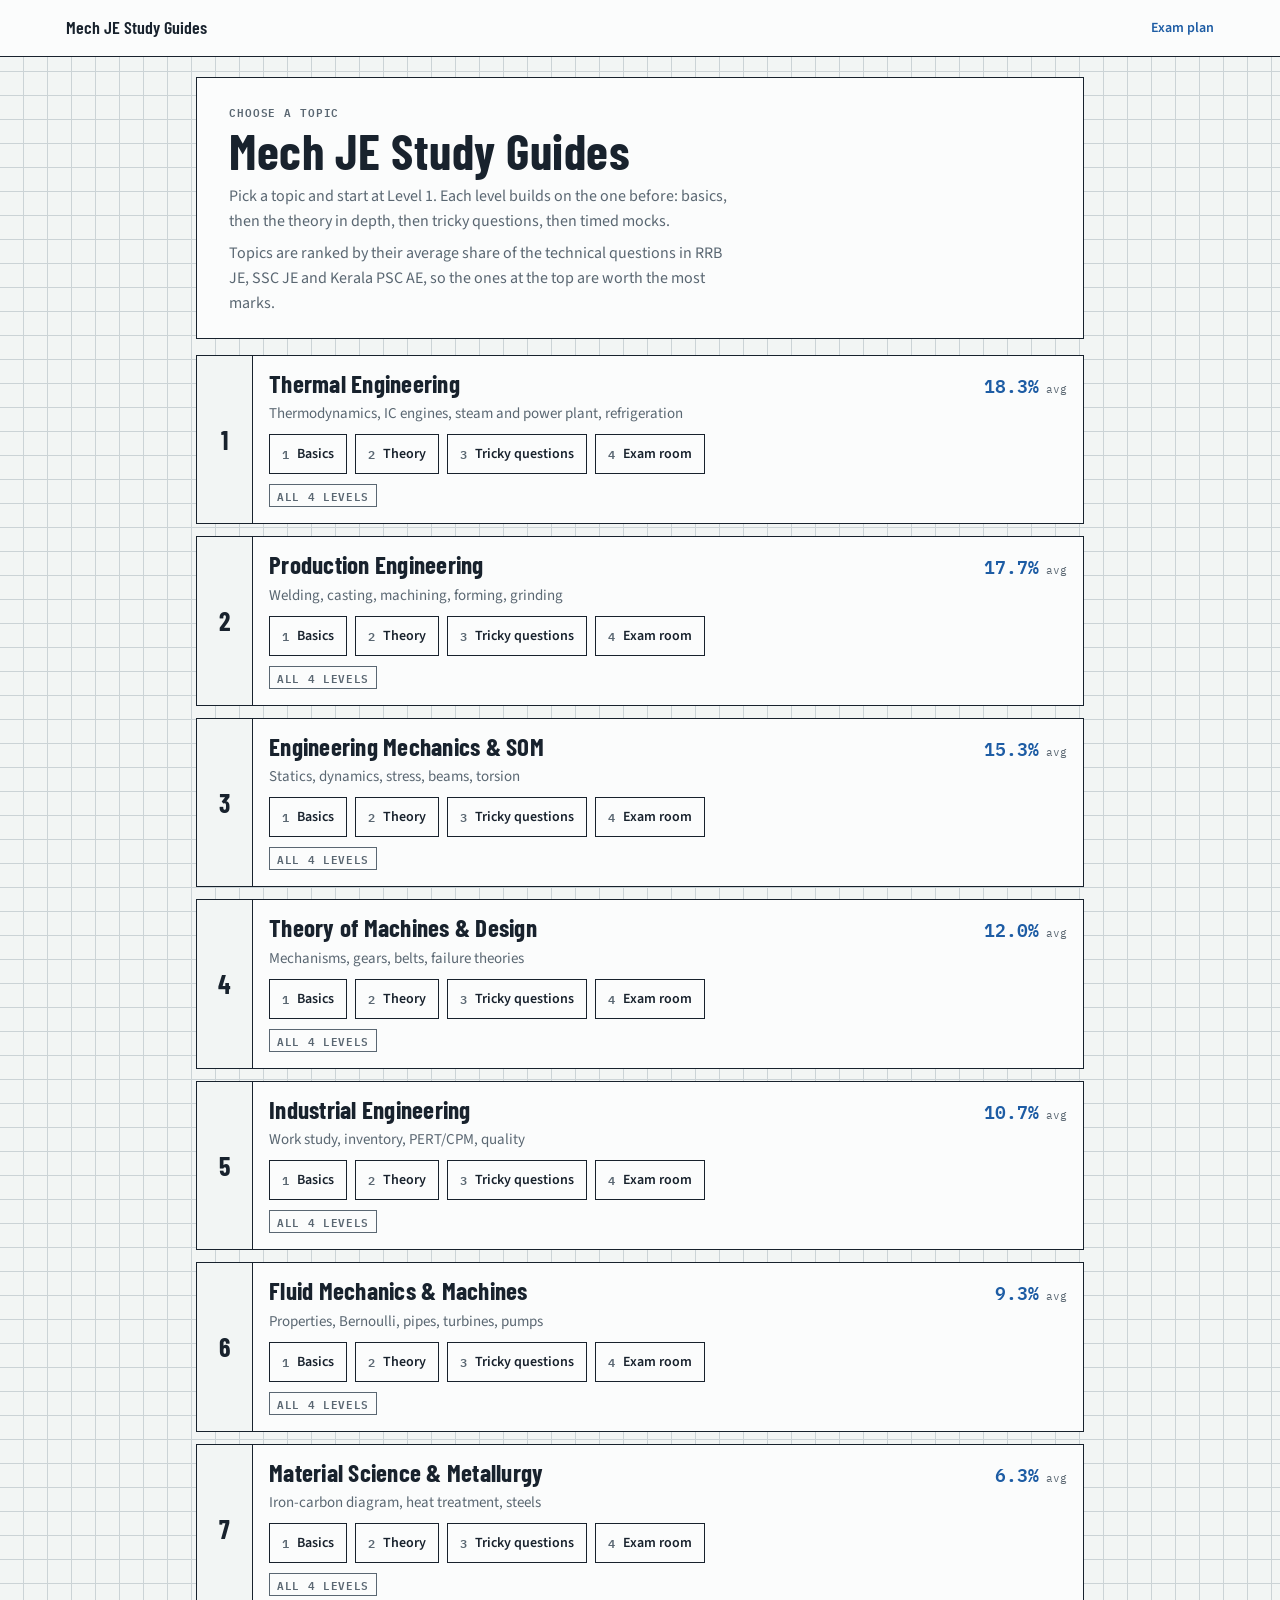
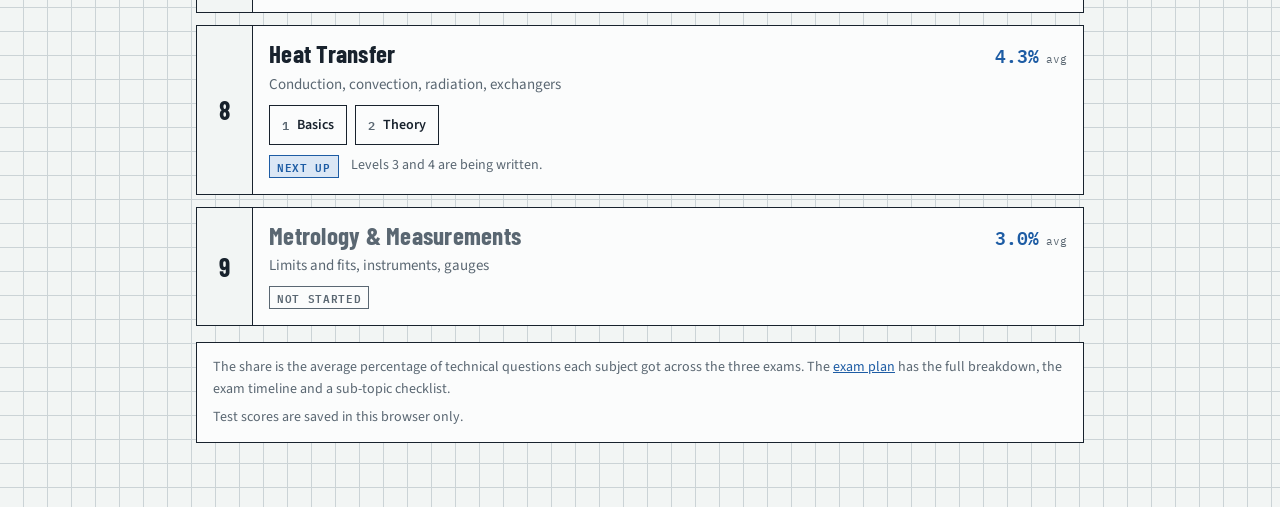
<file: index.html>
<!doctype html>
<html lang="en">
<head>
<meta charset="utf-8">
<meta name="viewport" content="width=device-width,initial-scale=1">
<title>Mech JE Study Guides</title>
<meta name="description" content="Study guides for Mechanical JE exams (RRB JE, SSC JE, Kerala PSC AE), one topic at a time, from basics to timed mocks.">
<link rel="preconnect" href="https://fonts.googleapis.com">
<link rel="stylesheet" href="https://fonts.googleapis.com/css2?family=Barlow+Condensed:wght@500;600;700&family=Source+Sans+3:wght@400;600;700&family=IBM+Plex+Mono:wght@400;600&display=swap">
<link rel="stylesheet" href="assets/site.css">
<style>
/* Home: the subjects as a ranked parts list. Each finished level is a button straight into that level. */
.home{max-width:920px;margin:0 auto;padding:20px 16px 64px;display:flex;flex-direction:column;gap:16px}
.hero{padding:22px clamp(16px,4vw,32px)}
.hero h1{margin:0 0 8px;font-size:clamp(34px,7vw,50px);line-height:1.02}
.hero p{margin:0;max-width:64ch;color:var(--muted)}
.hero p+p{margin-top:8px}
.label{font:600 11px/1.2 var(--mono);text-transform:uppercase;letter-spacing:.08em;color:var(--muted)}
.topics{list-style:none;margin:0;padding:0;display:flex;flex-direction:column;gap:12px}
.topic{display:grid;grid-template-columns:56px minmax(0,1fr)}
.topic .rank{display:flex;align-items:center;justify-content:center;border-right:1.5px solid var(--ink);background:var(--paper);font:700 26px/1 var(--display)}
.topic .body{padding:14px 16px 16px;display:flex;flex-direction:column;gap:10px;min-width:0}
.topic .head{display:flex;align-items:baseline;justify-content:space-between;gap:12px}
.topic h2{margin:0;font-size:25px;line-height:1.1}
.topic h2 a{color:var(--ink);text-decoration:none}
.topic h2 a:hover{color:var(--accent)}
.topic .share{font:600 18px/1 var(--mono);color:var(--accent);white-space:nowrap}
.topic .share small{font-size:11px;color:var(--muted);font-weight:400}
.topic .what{margin:-4px 0 0;color:var(--muted);font-size:15px;line-height:1.4}
.lv{display:flex;flex-wrap:wrap;gap:8px}
.lv a{display:inline-flex;align-items:center;gap:8px;min-height:40px;padding:6px 12px;border:1.5px solid var(--ink);background:var(--sheet);color:var(--ink);font:600 14px var(--body);text-decoration:none}
.lv a:hover{background:var(--accent-soft)}
.lv a b{font:600 12px var(--mono);color:var(--muted)}
.state{display:flex;flex-wrap:wrap;align-items:center;gap:8px 12px;font-size:14px;color:var(--muted)}
.badge{font:600 11px/1 var(--mono);text-transform:uppercase;letter-spacing:.06em;padding:5px 7px;border:1px solid currentColor;white-space:nowrap}
.badge.next{color:var(--accent);background:var(--accent-soft)}
.badge.todo{color:var(--muted)}
.prog{font:600 13px var(--mono);color:var(--done)}
.topic.todo h2{color:var(--muted)}
.foot{padding:14px 16px;font-size:14px;color:var(--muted)}
.foot p{margin:0}
.foot p+p{margin-top:6px}
@media (max-width:520px){.topic{grid-template-columns:40px minmax(0,1fr)}.topic .rank{font-size:21px}.topic .head{flex-direction:column;gap:4px}.topic h2{font-size:23px}}
</style>
</head>
<body>
<nav class="topbar" aria-label="Site">
  <div class="in">
    <span class="ttl">Mech JE Study Guides</span>
    <a class="link" href="exam-plan/">Exam plan</a>
  </div>
</nav>

<main class="home">
  <header class="sheet hero">
    <span class="label">Choose a topic</span>
    <h1>Mech JE Study Guides</h1>
    <p>Pick a topic and start at Level 1. Each level builds on the one before: basics, then the theory in depth, then tricky questions, then timed mocks.</p>
    <p>Topics are ranked by their average share of the technical questions in RRB JE, SSC JE and Kerala PSC AE, so the ones at the top are worth the most marks.</p>
  </header>

  <ol class="topics">
    <li class="sheet topic">
      <div class="rank">1</div>
      <div class="body">
        <div class="head"><h2><a href="thermal-engineering/">Thermal Engineering</a></h2><span class="share">18.3%<small> avg</small></span></div>
        <p class="what">Thermodynamics, IC engines, steam and power plant, refrigeration</p>
        <div class="lv">
          <a href="thermal-engineering/"><b>1</b>Basics</a>
          <a href="thermal-engineering/level-2/"><b>2</b>Theory</a>
          <a href="thermal-engineering/level-3/"><b>3</b>Tricky questions</a>
          <a href="thermal-engineering/level-4/"><b>4</b>Exam room</a>
        </div>
        <div class="state"><span class="badge">All 4 levels</span><span class="prog" data-progress="thermal-engineering/" hidden></span></div>
      </div>
    </li>
    <li class="sheet topic">
      <div class="rank">2</div>
      <div class="body">
        <div class="head"><h2><a href="production-engineering/">Production Engineering</a></h2><span class="share">17.7%<small> avg</small></span></div>
        <p class="what">Welding, casting, machining, forming, grinding</p>
        <div class="lv">
          <a href="production-engineering/"><b>1</b>Basics</a>
          <a href="production-engineering/level-2/"><b>2</b>Theory</a>
          <a href="production-engineering/level-3/"><b>3</b>Tricky questions</a>
          <a href="production-engineering/level-4/"><b>4</b>Exam room</a>
        </div>
        <div class="state"><span class="badge">All 4 levels</span><span class="prog" data-progress="production-engineering/" hidden></span></div>
      </div>
    </li>
    <li class="sheet topic">
      <div class="rank">3</div>
      <div class="body">
        <div class="head"><h2><a href="engineering-mechanics/">Engineering Mechanics &amp; SOM</a></h2><span class="share">15.3%<small> avg</small></span></div>
        <p class="what">Statics, dynamics, stress, beams, torsion</p>
        <div class="lv">
          <a href="engineering-mechanics/"><b>1</b>Basics</a>
          <a href="engineering-mechanics/level-2/"><b>2</b>Theory</a>
          <a href="engineering-mechanics/level-3/"><b>3</b>Tricky questions</a>
          <a href="engineering-mechanics/level-4/"><b>4</b>Exam room</a>
        </div>
        <div class="state"><span class="badge">All 4 levels</span><span class="prog" data-progress="engineering-mechanics/" hidden></span></div>
      </div>
    </li>
    <li class="sheet topic">
      <div class="rank">4</div>
      <div class="body">
        <div class="head"><h2><a href="theory-of-machines/">Theory of Machines &amp; Design</a></h2><span class="share">12.0%<small> avg</small></span></div>
        <p class="what">Mechanisms, gears, belts, failure theories</p>
        <div class="lv">
          <a href="theory-of-machines/"><b>1</b>Basics</a>
          <a href="theory-of-machines/level-2/"><b>2</b>Theory</a>
          <a href="theory-of-machines/level-3/"><b>3</b>Tricky questions</a>
          <a href="theory-of-machines/level-4/"><b>4</b>Exam room</a>
        </div>
        <div class="state"><span class="badge">All 4 levels</span><span class="prog" data-progress="theory-of-machines/" hidden></span></div>
      </div>
    </li>
    <li class="sheet topic">
      <div class="rank">5</div>
      <div class="body">
        <div class="head"><h2><a href="industrial-engineering/">Industrial Engineering</a></h2><span class="share">10.7%<small> avg</small></span></div>
        <p class="what">Work study, inventory, PERT/CPM, quality</p>
        <div class="lv">
          <a href="industrial-engineering/"><b>1</b>Basics</a>
          <a href="industrial-engineering/level-2/"><b>2</b>Theory</a>
          <a href="industrial-engineering/level-3/"><b>3</b>Tricky questions</a>
          <a href="industrial-engineering/level-4/"><b>4</b>Exam room</a>
        </div>
        <div class="state"><span class="badge">All 4 levels</span><span class="prog" data-progress="industrial-engineering/" hidden></span></div>
      </div>
    </li>
    <li class="sheet topic">
      <div class="rank">6</div>
      <div class="body">
        <div class="head"><h2><a href="fluid-mechanics/">Fluid Mechanics &amp; Machines</a></h2><span class="share">9.3%<small> avg</small></span></div>
        <p class="what">Properties, Bernoulli, pipes, turbines, pumps</p>
        <div class="lv">
          <a href="fluid-mechanics/"><b>1</b>Basics</a>
          <a href="fluid-mechanics/level-2/"><b>2</b>Theory</a>
          <a href="fluid-mechanics/level-3/"><b>3</b>Tricky questions</a>
          <a href="fluid-mechanics/level-4/"><b>4</b>Exam room</a>
        </div>
        <div class="state"><span class="badge">All 4 levels</span><span class="prog" data-progress="fluid-mechanics/" hidden></span></div>
      </div>
    </li>
    <li class="sheet topic">
      <div class="rank">7</div>
      <div class="body">
        <div class="head"><h2><a href="material-science/">Material Science &amp; Metallurgy</a></h2><span class="share">6.3%<small> avg</small></span></div>
        <p class="what">Iron-carbon diagram, heat treatment, steels</p>
        <div class="lv">
          <a href="material-science/"><b>1</b>Basics</a>
          <a href="material-science/level-2/"><b>2</b>Theory</a>
          <a href="material-science/level-3/"><b>3</b>Tricky questions</a>
          <a href="material-science/level-4/"><b>4</b>Exam room</a>
        </div>
        <div class="state"><span class="badge">All 4 levels</span><span class="prog" data-progress="material-science/" hidden></span></div>
      </div>
    </li>
    <li class="sheet topic">
      <div class="rank">8</div>
      <div class="body">
        <div class="head"><h2><a href="heat-transfer/">Heat Transfer</a></h2><span class="share">4.3%<small> avg</small></span></div>
        <p class="what">Conduction, convection, radiation, exchangers</p>
        <div class="lv">
          <a href="heat-transfer/"><b>1</b>Basics</a>
          <a href="heat-transfer/level-2/"><b>2</b>Theory</a>
        </div>
        <div class="state"><span class="badge next">Next up</span>Levels 3 and 4 are being written.<span class="prog" data-progress="heat-transfer/" hidden></span></div>
      </div>
    </li>
    <li class="sheet topic todo">
      <div class="rank">9</div>
      <div class="body">
        <div class="head"><h2>Metrology &amp; Measurements</h2><span class="share">3.0%<small> avg</small></span></div>
        <p class="what">Limits and fits, instruments, gauges</p>
        <div class="state"><span class="badge todo">Not started</span></div>
      </div>
    </li>
  </ol>

  <footer class="sheet foot">
    <p>The share is the average percentage of technical questions each subject got across the three exams. The <a href="exam-plan/">exam plan</a> has the full breakdown, the exam timeline and a sub-topic checklist.</p>
    <p>Test scores are saved in this browser only.</p>
  </footer>
</main>

<script>
// Shows tests taken and the best mock score for each topic, from the scores the guides save in this browser.
(() => {
  const STORE = "study-guide-tests";
  let all = {};
  try { all = JSON.parse(localStorage.getItem(STORE)) || {}; } catch (e) { return; }
  const fmt = x => (Math.round(x * 100) / 100).toFixed(2).replace(/\.?0+$/, "");
  document.querySelectorAll("[data-progress]").forEach(p => {
    const base = new URL(p.dataset.progress, location.href).pathname;
    let tests = 0, best = null;
    for (const [key, rec] of Object.entries(all)) {
      if (!key.startsWith(base) || !rec || !Array.isArray(rec.hist)) continue;
      tests += rec.hist.length;
      if (/#mock/i.test(key)) rec.hist.forEach(h => { if (!best || h.score > best.score) best = h; });
    }
    if (!tests) return;
    p.textContent = tests + (tests > 1 ? " tests" : " test") + " taken" + (best ? " · best mock " + fmt(best.score) + "/" + best.n : "");
    p.hidden = false;
  });
})();
</script>
</body>
</html>
</file>
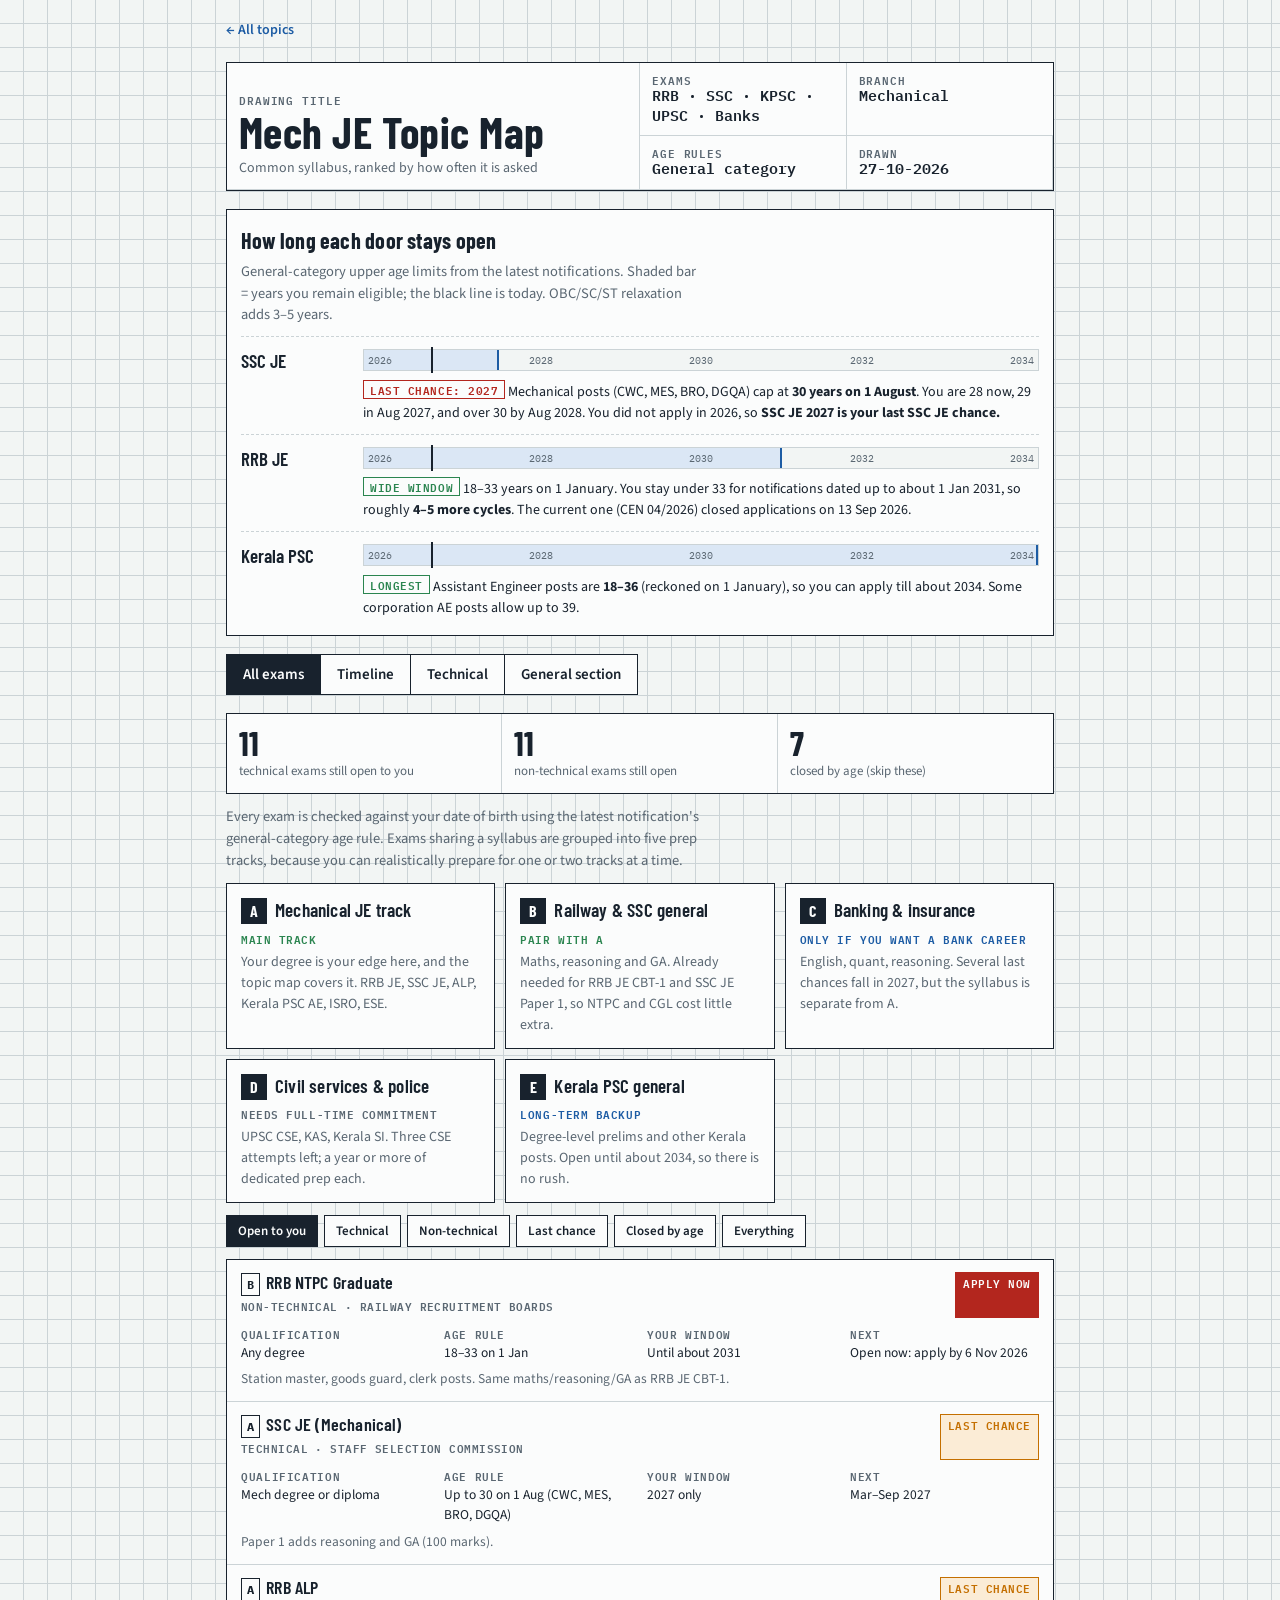
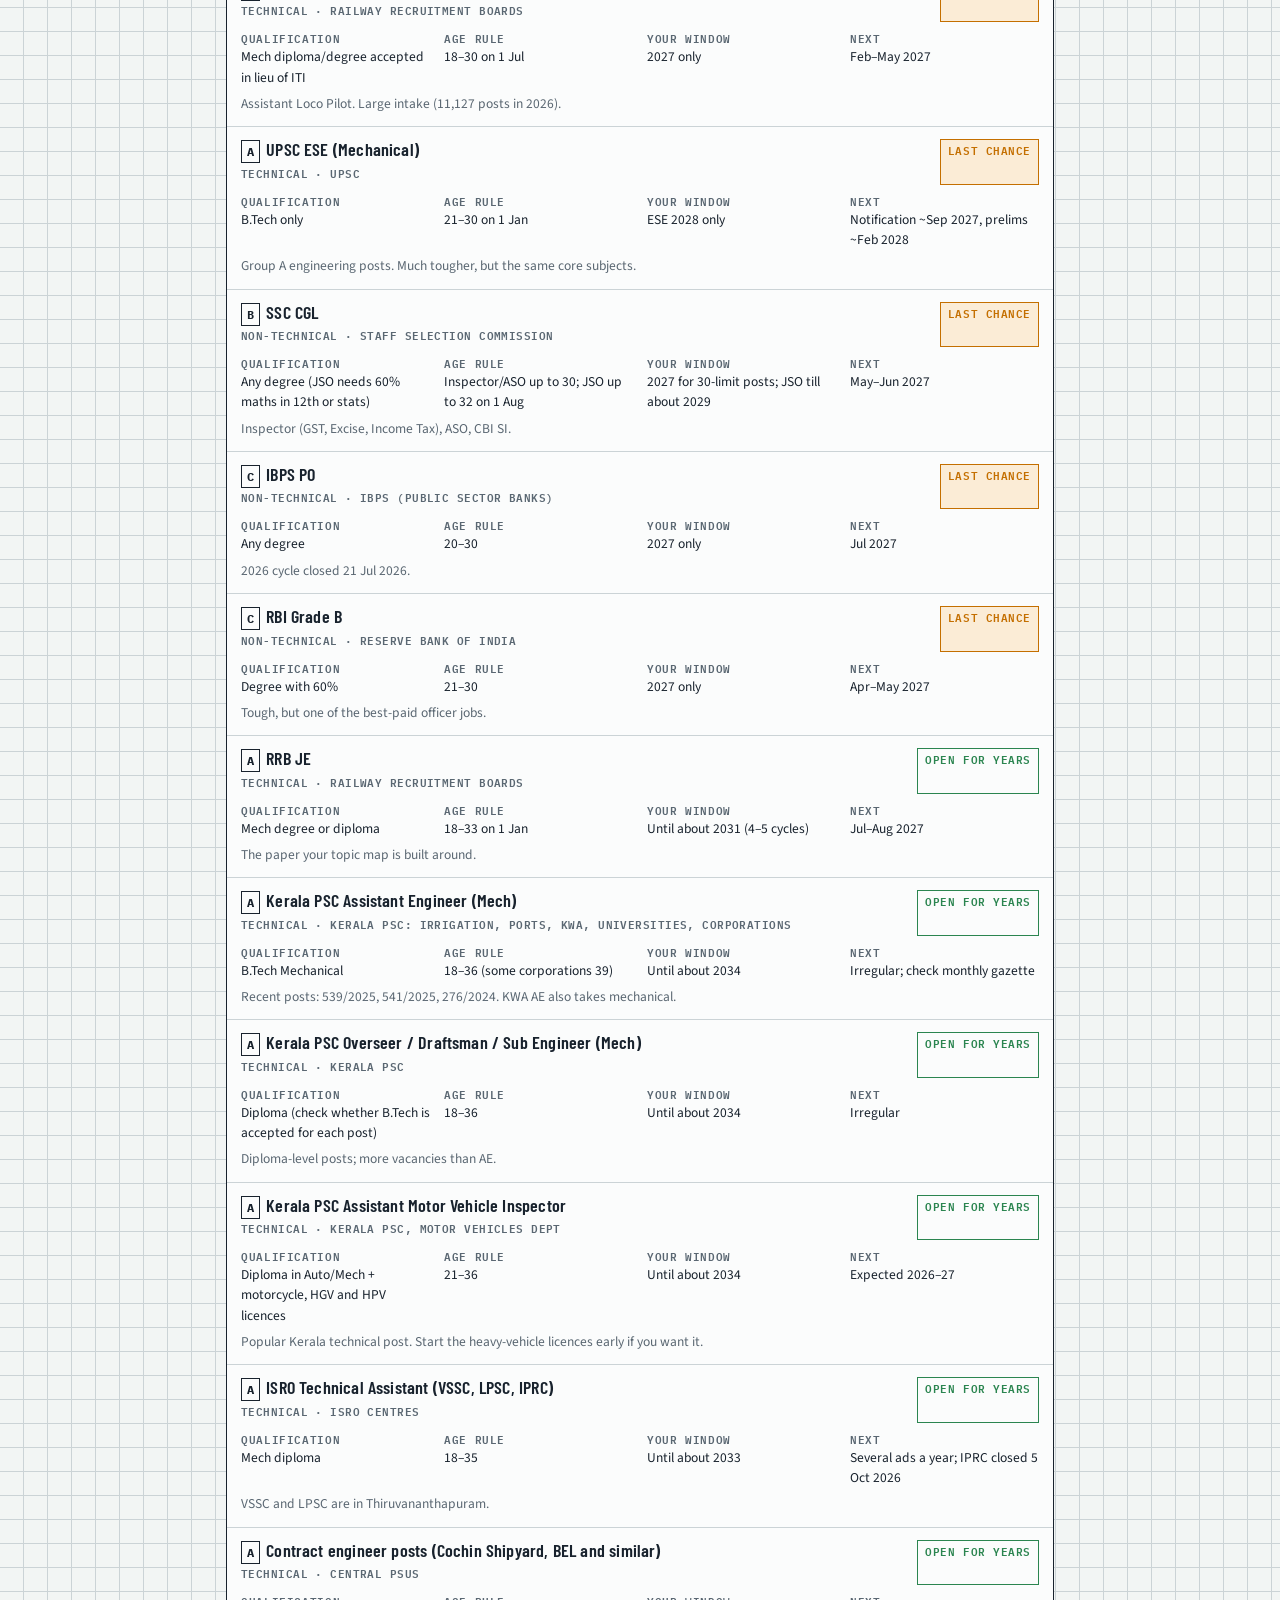
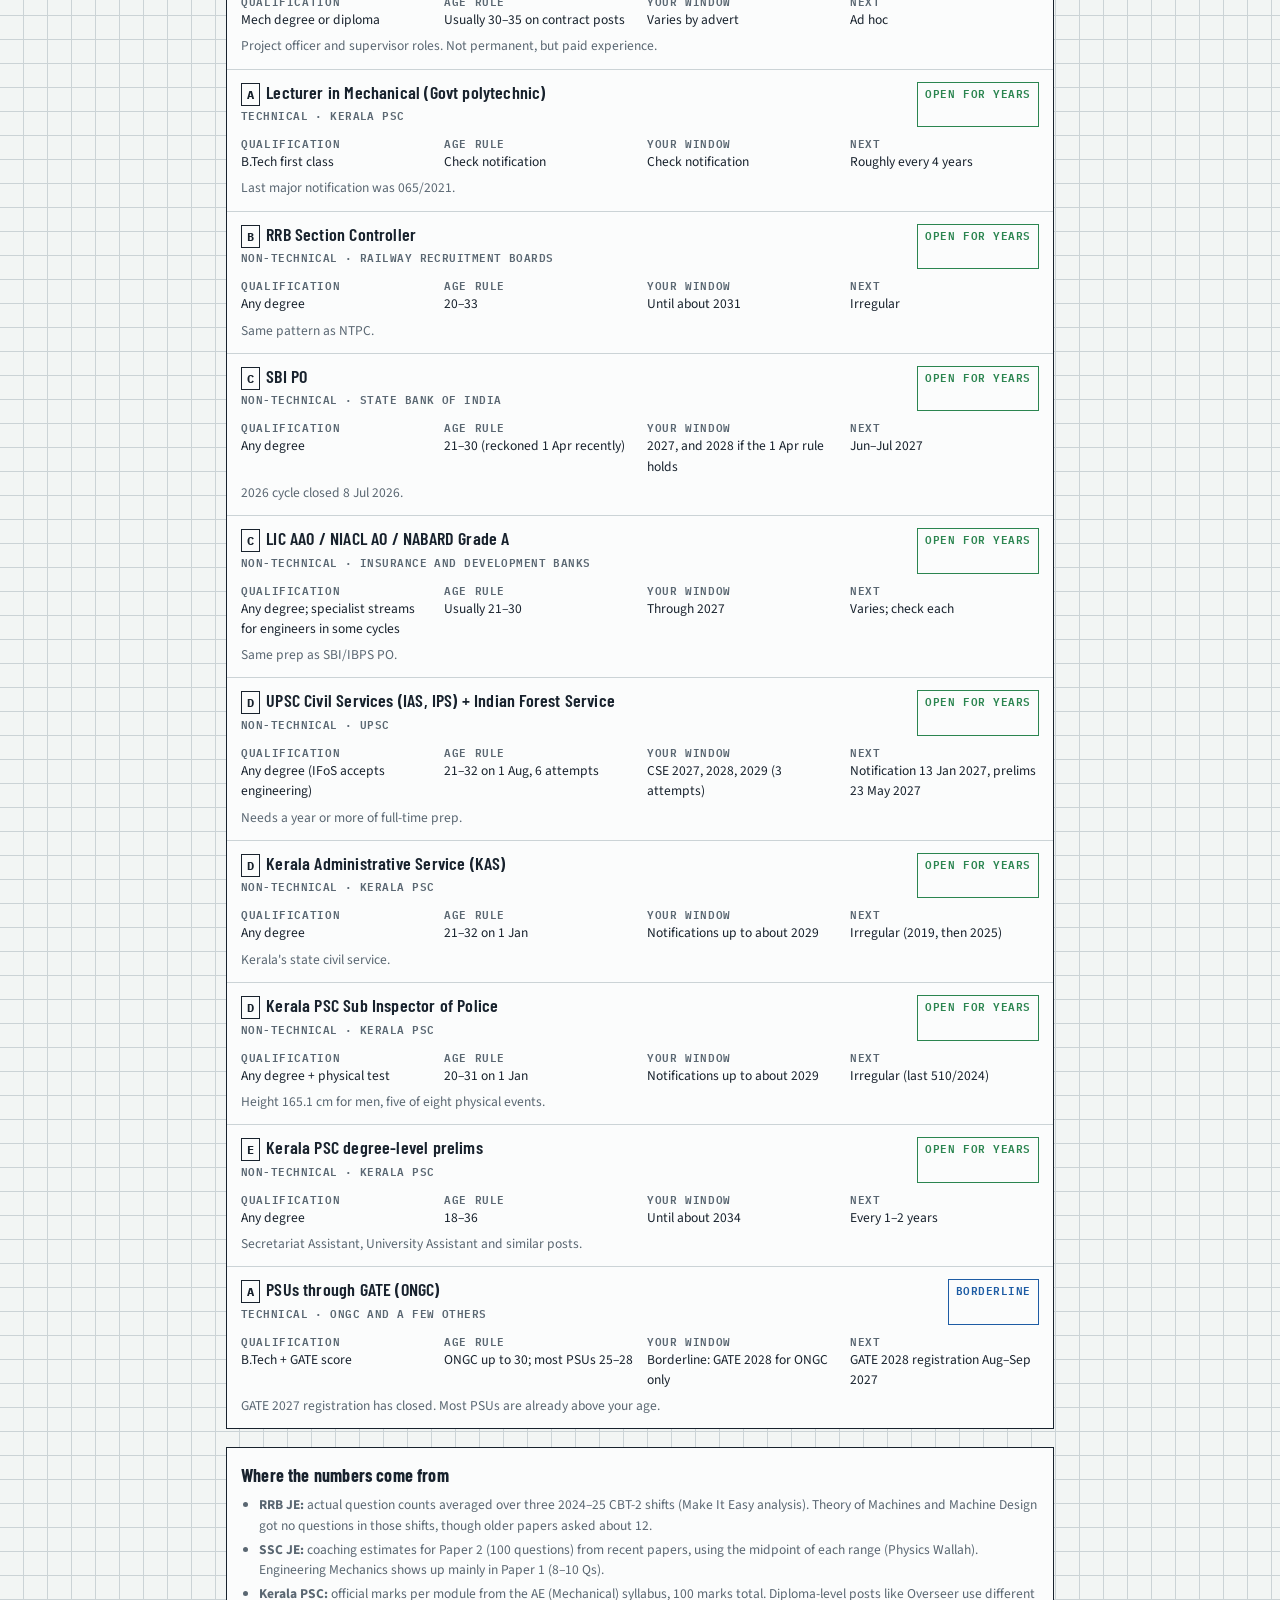
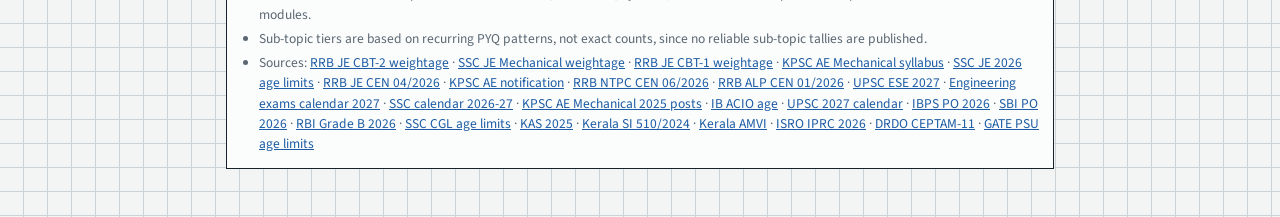
<file: exam-plan/index.html>
<!doctype html><html><head><meta charset=utf8><meta name=viewport content="width=device-width,initial-scale=1,viewport-fit=cover"><style>:root{color-scheme:light;box-sizing:border-box;padding-top:env(safe-area-inset-top,0px);padding-bottom:env(safe-area-inset-bottom,0px)}html{scroll-padding-top:env(safe-area-inset-top,0px)}body{margin:0;padding:0;font:14px -apple-system,BlinkMacSystemFont,sans-serif;background:#fff;color:#000}img{max-width:100%}[hidden]:not([hidden=until-found i]){display:none!important}</style></head><body>
<title>Mech JE Topic Map</title>
<meta name="claude:viewport-fit-sides" content="cover">
<link rel="preconnect" href="https://fonts.googleapis.com">
<link rel="stylesheet" href="https://fonts.googleapis.com/css2?family=Barlow+Condensed:wght@500;600;700&family=Source+Sans+3:wght@400;600;700&family=IBM+Plex+Mono:wght@400;600&display=swap">
<style>
/* Layout: an engineering drawing sheet. Title block on top, eligibility strip, then a ranked parts list you tick off. */
:root{
  --paper:#f2f5f4; --sheet:#fbfcfc; --ink:#18222d; --muted:#5a6772; --line:#cbd3d6;
  --accent:#1d5ca4; --accent-soft:#dbe7f5; --hot:#c46f00; --hot-soft:#fbecd6; --done:#2b8550; --warn:#b3261e;
  --display:"Barlow Condensed","Arial Narrow",Arial,sans-serif;
  --body:"Source Sans 3",system-ui,-apple-system,"Segoe UI",sans-serif;
  --mono:"IBM Plex Mono",ui-monospace,Menlo,Consolas,monospace;
}
@media (prefers-color-scheme: dark){:root:not([data-theme="light"]){
  --paper:#0f1418; --sheet:#151c22; --ink:#e3e9ec; --muted:#93a1ab; --line:#2b3741;
  --accent:#74abff; --accent-soft:#1b2c42; --hot:#ffb04d; --hot-soft:#3a2a12; --done:#5fc58c; --warn:#ff8a80; color-scheme:dark}}
:root[data-theme="dark"]{
  --paper:#0f1418; --sheet:#151c22; --ink:#e3e9ec; --muted:#93a1ab; --line:#2b3741;
  --accent:#74abff; --accent-soft:#1b2c42; --hot:#ffb04d; --hot-soft:#3a2a12; --done:#5fc58c; --warn:#ff8a80; color-scheme:dark}

*{box-sizing:border-box}
body{background:var(--paper);color:var(--ink);font:16px/1.5 var(--body);
  background-image:linear-gradient(var(--line) 1px,transparent 1px),linear-gradient(90deg,var(--line) 1px,transparent 1px);
  background-size:24px 24px;background-position:-1px -1px}
.wrap{max-width:860px;margin:0 auto;padding-block:20px 48px;
  padding-left:max(16px,env(safe-area-inset-left,0px));padding-right:max(16px,env(safe-area-inset-right,0px));
  display:flex;flex-direction:column;gap:18px}
.sheet{background:var(--sheet);border:1.5px solid var(--ink)}
.back{display:flex;flex-wrap:wrap;gap:4px 16px;font:600 14px var(--body)}
.back a{color:var(--accent);text-decoration:none;min-height:24px}
.back a:hover{text-decoration:underline}
h1,h2,h3{font-family:var(--display);letter-spacing:.01em;text-wrap:balance;margin:0}
.label{font:600 11px/1.2 var(--mono);text-transform:uppercase;letter-spacing:.08em;color:var(--muted)}
.num{font-family:var(--mono);font-variant-numeric:tabular-nums}

/* title block */
.tb{display:grid;grid-template-columns:2fr 1fr 1fr;}
.tb>div{padding:10px 12px;border-right:1px solid var(--line);border-bottom:1px solid var(--line);min-width:0}
.tb>div:nth-child(3n){border-right:0}
.tb .name{grid-row:span 2;display:flex;flex-direction:column;justify-content:flex-end;gap:4px}
.tb h1{font-size:clamp(30px,7vw,44px);line-height:1;font-weight:700}
.tb .val{font:600 15px/1.3 var(--mono)}
.tb .sub{color:var(--muted);font-size:14px}
@media (max-width:560px){.tb{grid-template-columns:1fr 1fr}.tb .name{grid-column:span 2;grid-row:auto}
  .tb>div:nth-child(3n){border-right:1px solid var(--line)}.tb>div:nth-child(odd):not(.name){border-right:1px solid var(--line)}
  .tb>div:nth-child(even){border-right:0}}

/* eligibility */
.elig{padding:14px 14px 6px}
.elig h2{font-size:22px;margin-bottom:4px}
.elig p{margin:0 0 10px;color:var(--muted);font-size:14.5px;max-width:65ch}
.erow{display:grid;grid-template-columns:110px 1fr;gap:4px 12px;padding:10px 0;border-top:1px dashed var(--line)}
.erow b{font-family:var(--display);font-size:19px;font-weight:600}
.track{position:relative;height:22px;background:var(--paper);border:1px solid var(--line);margin-top:2px}
.track .fill{position:absolute;inset:0 auto 0 0;background:var(--accent-soft);border-right:2px solid var(--accent)}
.track .now{position:absolute;top:-3px;bottom:-3px;width:2px;background:var(--ink)}
.track .yrs{position:absolute;inset:0;display:flex;justify-content:space-between;padding:0 4px;font:10px/22px var(--mono);color:var(--muted)}
.enote{font-size:14px;grid-column:2}
.enote strong{color:var(--ink)}
.tag{display:inline-block;font:600 11px/1 var(--mono);padding:3px 6px;border:1px solid currentColor;text-transform:uppercase;letter-spacing:.05em;vertical-align:1px}
.tag.urgent{color:var(--warn)} .tag.ok{color:var(--done)}
@media (max-width:480px){.erow{grid-template-columns:1fr}.enote{grid-column:1}}

/* tabs */
.tabs{display:flex;gap:0;border:1.5px solid var(--ink);background:var(--sheet);width:fit-content;max-width:100%}
.tabs button{font:600 15px var(--body);padding:9px 16px;border:0;background:transparent;color:var(--ink);cursor:pointer}
.tabs button+button{border-left:1.5px solid var(--ink)}
.tabs button[aria-selected="true"]{background:var(--ink);color:var(--sheet)}
.tabs button:focus-visible,.subj summary:focus-visible,input:focus-visible{outline:2px solid var(--accent);outline-offset:2px}

.intro{display:flex;flex-wrap:wrap;gap:10px 18px;align-items:center;justify-content:space-between}
.intro p{margin:0;font-size:14.5px;color:var(--muted);max-width:60ch}
.prog{display:flex;align-items:center;gap:8px;font-size:14px}
.prog .bar{width:120px;height:8px;background:var(--paper);border:1px solid var(--line)}
.prog .bar i{display:block;height:100%;background:var(--done);width:0}

/* subject list */
.list{display:flex;flex-direction:column;gap:10px}
.subj{background:var(--sheet);border:1.5px solid var(--ink)}
.subj summary{list-style:none;cursor:pointer;display:grid;grid-template-columns:44px 1fr;gap:0}
.subj summary::-webkit-details-marker{display:none}
.rank{font:700 26px/1 var(--display);display:flex;align-items:center;justify-content:center;border-right:1.5px solid var(--ink);background:var(--paper)}
.shead{padding:12px 14px;display:flex;flex-direction:column;gap:8px;min-width:0}
.stitle{display:flex;justify-content:space-between;gap:10px;align-items:baseline}
.stitle h3{font-size:21px;font-weight:600;line-height:1.15}
.pct{font:600 20px/1 var(--mono);color:var(--accent);white-space:nowrap}
.pct small{font-size:11px;color:var(--muted);font-weight:400}
.cbar{height:10px;background:var(--paper);border:1px solid var(--line)}
.cbar i{display:block;height:100%;background:var(--accent)}
.exams{display:grid;grid-template-columns:repeat(3,1fr);gap:8px}
.ex{display:flex;flex-direction:column;gap:3px;min-width:0}
.ex .row{display:flex;justify-content:space-between;font-size:12.5px}
.ex .row span:first-child{font:600 11px var(--mono);letter-spacing:.05em;color:var(--muted)}
.ex .mini{height:4px;background:var(--paper)}
.ex .mini i{display:block;height:100%;background:var(--muted)}
.meta{display:flex;justify-content:space-between;gap:8px;font-size:13px;color:var(--muted)}
.meta .tick{color:var(--done);font-weight:600}
.chev{transition:transform .2s;display:inline-block}
.subj[open] .chev{transform:rotate(90deg)}

.body{border-top:1.5px solid var(--ink);padding:6px 14px 14px 58px}
.body .why{font-size:14px;color:var(--muted);margin:8px 0 6px;max-width:65ch}
.st{display:grid;grid-template-columns:22px 1fr auto;gap:10px;align-items:start;padding:9px 0;border-top:1px dashed var(--line)}
.st:first-of-type{border-top:0}
.st input{width:18px;height:18px;margin:2px 0 0;accent-color:var(--done)}
.st label{cursor:pointer;font-size:15px;min-width:0}
.st label small{display:block;color:var(--muted);font-size:13px}
.st.done label{color:var(--muted);text-decoration:line-through;text-decoration-color:var(--line)}
.tier{font:600 10.5px/1 var(--mono);padding:4px 6px;letter-spacing:.06em;white-space:nowrap}
.tier.H{background:var(--hot-soft);color:var(--hot);border:1px solid var(--hot)}
.tier.M{color:var(--accent);border:1px solid var(--accent)}
.tier.L{color:var(--muted);border:1px solid var(--line)}
@media (max-width:480px){.body{padding-left:14px}.subj summary{grid-template-columns:36px 1fr}.rank{font-size:22px}}

/* general tab table */
.gen{background:var(--sheet);border:1.5px solid var(--ink);padding:14px}
.gen h3{font-size:21px;margin-bottom:6px}
.tscroll{overflow-x:auto}
table{border-collapse:collapse;width:100%;font-size:14.5px;min-width:460px}
th,td{text-align:left;padding:8px 8px;border-bottom:1px solid var(--line);vertical-align:top}
th{font:600 11px var(--mono);text-transform:uppercase;letter-spacing:.06em;color:var(--muted)}
td.n{font-family:var(--mono);font-variant-numeric:tabular-nums;white-space:nowrap}

.notes{font-size:13.5px;color:var(--muted);padding:14px}
.notes h2{font-size:18px;color:var(--ink);margin-bottom:6px}
.notes ul{margin:0;padding-left:18px;display:flex;flex-direction:column;gap:4px}
.notes a{color:var(--accent)}
.legend{display:flex;flex-wrap:wrap;gap:12px;font-size:13px;color:var(--muted);align-items:center}

/* exam calendar */
.cal{display:flex;flex-direction:column;gap:0;border:1.5px solid var(--ink);background:var(--sheet)}
.ev{display:grid;grid-template-columns:96px 1fr;border-top:1px solid var(--line)}
.ev:first-child{border-top:0}
.when{padding:12px 10px;border-right:1.5px solid var(--ink);background:var(--paper);display:flex;flex-direction:column;gap:2px}
.when .m{font:700 20px/1 var(--display)}
.when .y{font:600 12px var(--mono);color:var(--muted)}
.evb{padding:12px 14px;display:flex;flex-direction:column;gap:6px;min-width:0}
.evh{display:flex;flex-wrap:wrap;gap:6px 10px;align-items:baseline;justify-content:space-between}
.evh h3{font-size:21px;font-weight:600;line-height:1.15}
.evb p{margin:0;font-size:14.5px;max-width:65ch}
.facts{display:grid;grid-template-columns:repeat(auto-fit,minmax(150px,1fr));gap:4px 14px;font-size:13.5px}
.facts div span{display:block;font:600 10.5px var(--mono);letter-spacing:.06em;text-transform:uppercase;color:var(--muted)}
.chip{font:600 11px/1 var(--mono);padding:4px 7px;text-transform:uppercase;letter-spacing:.05em;white-space:nowrap;border:1px solid currentColor}
.chip.now{color:var(--sheet);background:var(--warn);border-color:var(--warn)}
.chip.last{color:var(--hot);background:var(--hot-soft)}
.chip.rec{color:var(--done)}
.chip.watch{color:var(--accent)}
.kind{font:600 11px var(--mono);color:var(--muted);letter-spacing:.05em;text-transform:uppercase}
.summary{display:grid;grid-template-columns:repeat(3,1fr);border:1.5px solid var(--ink);background:var(--sheet)}
.summary div{padding:12px;border-right:1px solid var(--line);display:flex;flex-direction:column;gap:2px}
.summary div:last-child{border-right:0}
.summary b{font:700 34px/1 var(--display)}
.summary span{font-size:13px;color:var(--muted)}
@media (max-width:480px){.ev{grid-template-columns:72px 1fr}.when .m{font-size:17px}.summary b{font-size:28px}}

/* exam directory */
.tracks{display:grid;grid-template-columns:repeat(auto-fit,minmax(230px,1fr));gap:10px}
.trk{background:var(--sheet);border:1.5px solid var(--ink);padding:12px 14px;display:flex;flex-direction:column;gap:4px}
.trk .tl{display:flex;align-items:baseline;gap:8px}
.trk .tl b{font:700 22px/1 var(--display);width:26px;height:26px;display:inline-flex;align-items:center;justify-content:center;background:var(--ink);color:var(--sheet);font-size:16px}
.trk h3{font-size:19px;font-weight:600}
.trk p{margin:0;font-size:14px;color:var(--muted)}
.trk .rec{font:600 11px var(--mono);letter-spacing:.05em;text-transform:uppercase}
.trk .rec.p1{color:var(--done)} .trk .rec.p2{color:var(--accent)} .trk .rec.p3{color:var(--muted)}
.filters{display:flex;flex-wrap:wrap;gap:6px}
.filters button{font:600 13px var(--body);padding:6px 11px;border:1.5px solid var(--ink);background:var(--sheet);color:var(--ink);cursor:pointer}
.filters button[aria-pressed="true"]{background:var(--ink);color:var(--sheet)}
.filters button:focus-visible{outline:2px solid var(--accent);outline-offset:2px}
.dir{display:flex;flex-direction:column;border:1.5px solid var(--ink);background:var(--sheet)}
.ex2{display:grid;grid-template-columns:1fr auto;gap:6px 12px;padding:12px 14px;border-top:1px solid var(--line)}
.ex2:first-child{border-top:0}
.ex2.closed{opacity:.72}
.ex2 h4{margin:0;font:600 18px/1.2 var(--display);letter-spacing:.01em}
.ex2 .sub{font:600 11px var(--mono);color:var(--muted);letter-spacing:.04em;text-transform:uppercase}
.ex2 .info{grid-column:1/-1;display:grid;grid-template-columns:repeat(auto-fit,minmax(160px,1fr));gap:4px 14px;font-size:13.5px}
.ex2 .info div span{display:block;font:600 10.5px var(--mono);letter-spacing:.06em;text-transform:uppercase;color:var(--muted)}
.ex2 .note{grid-column:1/-1;margin:0;font-size:13.5px;color:var(--muted);max-width:70ch}
.chip.no{color:var(--muted)}
.trkb{font:700 12px/1 var(--mono);border:1px solid var(--ink);padding:3px 5px;margin-right:6px}
.empty{padding:16px;color:var(--muted)}
@media (prefers-reduced-motion:reduce){.chev{transition:none}}
</style>

<div class="wrap">
  <nav class="back" aria-label="Site"><a href="../">← All topics</a></nav>
  <header class="sheet tb">
    <div class="name"><span class="label">Drawing title</span><h1>Mech JE Topic Map</h1><span class="sub">Common syllabus, ranked by how often it is asked</span></div>
    <div><div class="label">Exams</div><div class="val">RRB · SSC · KPSC · UPSC · Banks</div></div>
    <div><div class="label">Branch</div><div class="val">Mechanical</div></div>
    <div><div class="label">Age rules</div><div class="val">General category</div></div>
    <div><div class="label">Drawn</div><div class="val">27-10-2026</div></div>
  </header>

  <section class="sheet elig" aria-labelledby="elig-h">
    <h2 id="elig-h">How long each door stays open</h2>
    <p>General-category upper age limits from the latest notifications. Shaded bar = years you remain eligible; the black line is today. OBC/SC/ST relaxation adds 3–5 years.</p>
    <div class="erow">
      <b>SSC JE</b>
      <div class="track"><div class="fill" style="width:20%"></div><div class="now" style="left:10%"></div><div class="yrs"><span>2026</span><span>2028</span><span>2030</span><span>2032</span><span>2034</span></div></div>
      <div class="enote"><span class="tag urgent">Last chance: 2027</span> Mechanical posts (CWC, MES, BRO, DGQA) cap at <strong>30 years on 1 August</strong>. You are 28 now, 29 in Aug 2027, and over 30 by Aug 2028. You did not apply in 2026, so <strong>SSC JE 2027 is your last SSC JE chance.</strong></div>
    </div>
    <div class="erow">
      <b>RRB JE</b>
      <div class="track"><div class="fill" style="width:62%"></div><div class="now" style="left:10%"></div><div class="yrs"><span>2026</span><span>2028</span><span>2030</span><span>2032</span><span>2034</span></div></div>
      <div class="enote"><span class="tag ok">Wide window</span> 18–33 years on 1 January. You stay under 33 for notifications dated up to about 1 Jan 2031, so roughly <strong>4–5 more cycles</strong>. The current one (CEN 04/2026) closed applications on 13 Sep 2026.</div>
    </div>
    <div class="erow">
      <b>Kerala PSC</b>
      <div class="track"><div class="fill" style="width:100%"></div><div class="now" style="left:10%"></div><div class="yrs"><span>2026</span><span>2028</span><span>2030</span><span>2032</span><span>2034</span></div></div>
      <div class="enote"><span class="tag ok">Longest</span> Assistant Engineer posts are <strong>18–36</strong> (reckoned on 1 January), so you can apply till about 2034. Some corporation AE posts allow up to 39.</div>
    </div>
  </section>

  <div class="tabs" role="tablist">
    <button role="tab" id="tab-all" aria-selected="true" aria-controls="pane-all">All exams</button>
    <button role="tab" id="tab-cal" aria-selected="false" aria-controls="pane-cal">Timeline</button>
    <button role="tab" id="tab-tech" aria-selected="false" aria-controls="pane-tech">Technical</button>
    <button role="tab" id="tab-gen" aria-selected="false" aria-controls="pane-gen">General section</button>
  </div>

  <section id="pane-all" role="tabpanel" aria-labelledby="tab-all" style="display:flex;flex-direction:column;gap:12px">
    <div class="summary">
      <div><b class="num" id="cntT">0</b><span>technical exams still open to you</span></div>
      <div><b class="num" id="cntN">0</b><span>non-technical exams still open</span></div>
      <div><b class="num" id="cntC">0</b><span>closed by age (skip these)</span></div>
    </div>
    <p style="margin:0;color:var(--muted);font-size:14.5px;max-width:68ch">Every exam is checked against your date of birth using the latest notification's general-category age rule. Exams sharing a syllabus are grouped into five prep tracks, because you can realistically prepare for one or two tracks at a time.</p>
    <div class="tracks">
      <div class="trk"><div class="tl"><b>A</b><h3>Mechanical JE track</h3></div><span class="rec p1">Main track</span><p>Your degree is your edge here, and the topic map covers it. RRB JE, SSC JE, ALP, Kerala PSC AE, ISRO, ESE.</p></div>
      <div class="trk"><div class="tl"><b>B</b><h3>Railway &amp; SSC general</h3></div><span class="rec p1">Pair with A</span><p>Maths, reasoning and GA. Already needed for RRB JE CBT-1 and SSC JE Paper 1, so NTPC and CGL cost little extra.</p></div>
      <div class="trk"><div class="tl"><b>C</b><h3>Banking &amp; insurance</h3></div><span class="rec p2">Only if you want a bank career</span><p>English, quant, reasoning. Several last chances fall in 2027, but the syllabus is separate from A.</p></div>
      <div class="trk"><div class="tl"><b>D</b><h3>Civil services &amp; police</h3></div><span class="rec p3">Needs full-time commitment</span><p>UPSC CSE, KAS, Kerala SI. Three CSE attempts left; a year or more of dedicated prep each.</p></div>
      <div class="trk"><div class="tl"><b>E</b><h3>Kerala PSC general</h3></div><span class="rec p2">Long-term backup</span><p>Degree-level prelims and other Kerala posts. Open until about 2034, so there is no rush.</p></div>
    </div>
    <div class="filters" role="group" aria-label="Filter exams">
      <button data-f="open" aria-pressed="true">Open to you</button>
      <button data-f="T">Technical</button>
      <button data-f="N">Non-technical</button>
      <button data-f="last">Last chance</button>
      <button data-f="closed">Closed by age</button>
      <button data-f="all">Everything</button>
    </div>
    <div class="dir" id="dir"></div>
  </section>

  <section id="pane-cal" role="tabpanel" aria-labelledby="tab-cal" hidden style="display:flex;flex-direction:column;gap:12px">
    <div class="summary">
      <div><b class="num">1</b><span>exam open to apply today</span></div>
      <div><b class="num">3</b><span>last-chance technical exams (ALP, SSC JE, ESE)</span></div>
      <div><b class="num">20+</b><span>exams in total; see All exams</span></div>
    </div>
    <p style="margin:0;color:var(--muted);font-size:14.5px;max-width:65ch">Ordered by when the notification is expected, from today (27 Oct 2026) to the end of 2027. Dates beyond today are estimates from last year's cycle and coaching calendars; confirm on the official site when each one opens.</p>
    <div class="cal">
      <div class="ev"><div class="when"><span class="m">By 6 Nov</span><span class="y">2026</span></div><div class="evb">
        <div class="evh"><h3>RRB NTPC Graduate (CEN 06/2026)</h3><span class="chip now">Apply now</span></div>
        <span class="kind">Non-technical · any degree</span>
        <p>The only big exam still open today. Station master, goods guard, clerk and similar posts. Maths, reasoning and GA overlap with RRB JE CBT-1, so the prep is shared.</p>
        <div class="facts"><div><span>Apply</span>8 Oct – 6 Nov 2026</div><div><span>Age rule</span>18–33 on 1 Jan 2027</div><div><span>You</span>28 · eligible</div><div><span>Exam</span>CBT dates to be announced</div></div></div></div>
      <div class="ev"><div class="when"><span class="m">Early–mid</span><span class="y">2027</span></div><div class="evb">
        <div class="evh"><h3>RRB ALP 2027</h3><span class="chip last">Last chance</span></div>
        <span class="kind">Technical · Mech diploma/degree accepted in lieu of ITI</span>
        <p>Assistant Loco Pilot. The 2026 cycle (11,127 posts) opened on 15 May 2026, so expect the next one around the same time. CBT-2 Part B is basic mechanical, which your topic map already covers.</p>
        <div class="facts"><div><span>Expected</span>Notification Feb–May 2027</div><div><span>Age rule</span>18–30 on 1 Jul</div><div><span>You</span>29 in Jul 2027 · eligible</div><div><span>After that</span>Over 30 by Jul 2028</div></div></div></div>
      <div class="ev"><div class="when"><span class="m">Jan</span><span class="y">2027</span></div><div class="evb">
        <div class="evh"><h3>UPSC Civil Services 2027</h3><span class="chip rec">3 attempts left</span></div>
        <span class="kind">Non-technical · any degree</span>
        <p>Notification 13 Jan 2027, apply by 2 Feb, prelims 23 May 2027. Only worth it if you can commit to it full-time.</p>
        <div class="facts"><div><span>Age rule</span>21–32 on 1 Aug</div><div><span>You</span>Eligible for 2027, 2028, 2029</div></div></div></div>
      <div class="ev"><div class="when"><span class="m">Apr–Jul</span><span class="y">2027</span></div><div class="evb">
        <div class="evh"><h3>Bank officer exams: RBI Grade B, SBI PO, IBPS PO</h3><span class="chip last">Last chance</span></div>
        <span class="kind">Non-technical · any degree</span>
        <p>All three have a 30-year limit. RBI Grade B and IBPS PO 2027 are your last; SBI PO may give you 2028 too.</p>
        <div class="facts"><div><span>Age rule</span>Up to 30</div><div><span>Prep</span>English, quant, reasoning, GA</div></div></div></div>
      <div class="ev"><div class="when"><span class="m">2027</span><span class="y">Mar–Sep</span></div><div class="evb">
        <div class="evh"><h3>SSC JE 2027</h3><span class="chip last">Last chance</span></div>
        <span class="kind">Technical · Mech degree or diploma</span>
        <p>Your last SSC JE. Coaching calendars expect a spring notification, but the 2026 cycle slipped to September, so watch from March onward and keep your OTR on the new SSC portal ready.</p>
        <div class="facts"><div><span>Expected</span>Notification Mar–Sep 2027</div><div><span>Age rule</span>Up to 30 on 1 Aug (mech posts)</div><div><span>You</span>29 in Aug 2027 · eligible</div><div><span>After that</span>Over 30 by Aug 2028</div></div></div></div>
      <div class="ev"><div class="when"><span class="m">Mid</span><span class="y">2027</span></div><div class="evb">
        <div class="evh"><h3>SSC CGL 2027</h3><span class="chip rec">Recurring</span></div>
        <span class="kind">Non-technical · any degree</span>
        <p>Inspector, assistant and auditor posts. The 2026 notification came on 21 May 2026. Many posts allow up to 30 or 32 years, so this stays open for a few more years.</p>
        <div class="facts"><div><span>Expected</span>Notification May–Jun 2027</div><div><span>Age rule</span>18–27 to 32, by post</div><div><span>You</span>29 · eligible for most posts</div></div></div></div>
      <div class="ev"><div class="when"><span class="m">Jul–Aug</span><span class="y">2027</span></div><div class="evb">
        <div class="evh"><h3>RRB JE 2027</h3><span class="chip rec">Recurring</span></div>
        <span class="kind">Technical · Mech degree or diploma</span>
        <p>The 2026 cycle (CEN 04/2026) was notified in July–August 2026. The topic map is built around this paper, so it is the exam to aim your mechanical prep at.</p>
        <div class="facts"><div><span>Expected</span>Notification Jul–Aug 2027</div><div><span>Age rule</span>18–33 on 1 Jan</div><div><span>You</span>29 · eligible</div><div><span>Window</span>About 4–5 more cycles</div></div></div></div>
      <div class="ev"><div class="when"><span class="m">Sep</span><span class="y">2027</span></div><div class="evb">
        <div class="evh"><h3>UPSC ESE 2028</h3><span class="chip last">Last chance</span></div>
        <span class="kind">Technical · Mech degree only</span>
        <p>Engineering Services, Group A posts. Much harder than JE exams, but the core subjects are the same. Optional: only worth it if your JE prep is going well by mid-2027.</p>
        <div class="facts"><div><span>Expected</span>Notification ~Sep 2027, prelims ~Feb 2028</div><div><span>Age rule</span>21–30 on 1 Jan</div><div><span>You</span>29 on 1 Jan 2028 · eligible</div><div><span>After that</span>Over 30 for ESE 2029</div></div></div></div>
      <div class="ev"><div class="when"><span class="m">Any month</span><span class="y">2026–27</span></div><div class="evb">
        <div class="evh"><h3>Kerala PSC: AE (Mechanical) and other technical posts</h3><span class="chip watch">Watch monthly</span></div>
        <span class="kind">Technical · degree (AE) or diploma (Overseer, Sub Engineer)</span>
        <p>Kerala PSC publishes AE Mechanical posts irregularly across departments. Recent ones: Kerala Ports Hydrographic Wing (539/2025), Irrigation (541/2025), Universities (276/2024). Check the PSC gazette notifications every month.</p>
        <div class="facts"><div><span>Age rule</span>18–36 (some corporations 39)</div><div><span>You</span>Eligible till about 2034</div><div><span>Tip</span>Keep your One Time Registration profile updated</div></div></div></div>
      <div class="ev"><div class="when"><span class="m">Any month</span><span class="y">2026–27</span></div><div class="evb">
        <div class="evh"><h3>Kerala PSC degree-level common prelims</h3><span class="chip watch">Watch monthly</span></div>
        <span class="kind">Non-technical · any degree</span>
        <p>One preliminary exam for many graduate posts such as University Assistant and Secretariat Assistant. A useful backup with the same 18–36 age window.</p>
        <div class="facts"><div><span>Age rule</span>18–36</div><div><span>You</span>Eligible till about 2034</div></div></div></div>
      <div class="ev"><div class="when"><span class="m">Ad hoc</span><span class="y">2026–27</span></div><div class="evb">
        <div class="evh"><h3>Central jobs in Kerala</h3><span class="chip watch">Watch</span></div>
        <span class="kind">Technical · varies</span>
        <p>ISRO's VSSC and LPSC in Thiruvananthapuram, Cochin Shipyard and BPCL Kochi Refinery hire mechanical diploma and degree holders through their own exams a few times a year. Age limits and dates differ in every advertisement.</p>
        <div class="facts"><div><span>Where</span>Each organisation's careers page</div><div><span>Tip</span>Check the age limit in each advert</div></div></div></div>
    </div>
  </section>

  <section id="pane-tech" role="tabpanel" aria-labelledby="tab-tech" hidden style="display:flex;flex-direction:column;gap:12px">
    <div class="intro">
      <p>Each subject shows the average share of technical questions across the three exams, then the questions it got in each paper (out of 100). Tap a subject to see sub-topics and tick them off as you finish.</p>
      <div class="prog"><span class="num" id="progTxt">0 / 0</span><div class="bar"><i id="progBar"></i></div></div>
    </div>
    <div class="legend"><span class="tier H">HIGH</span> asked almost every paper <span class="tier M">MED</span> regular <span class="tier L">LOW</span> occasional</div>
    <div class="list" id="list"></div>
  </section>

  <section id="pane-gen" role="tabpanel" aria-labelledby="tab-gen" hidden style="flex-direction:column;gap:12px">
    <div class="gen">
      <h3>Non-technical marks by exam</h3>
      <p style="margin:0 0 10px;color:var(--muted);font-size:14.5px">Kerala PSC degree-level AE papers are usually 100% technical, so this section matters most for RRB JE and SSC JE. Reasoning and General Awareness are the overlap.</p>
      <div class="tscroll"><table>
        <thead><tr><th>Section</th><th>RRB JE CBT-1</th><th>RRB JE CBT-2</th><th>SSC JE Paper 1</th><th>Priority</th></tr></thead>
        <tbody>
          <tr><td>Reasoning</td><td class="n">25 / 100</td><td class="n">—</td><td class="n">50 / 200</td><td><span class="tier H">HIGH</span></td></tr>
          <tr><td>General Awareness</td><td class="n">15 / 100</td><td class="n">15 / 150</td><td class="n">50 / 200</td><td><span class="tier H">HIGH</span></td></tr>
          <tr><td>General Science / Physics &amp; Chemistry</td><td class="n">30 / 100</td><td class="n">15 / 150</td><td class="n">—</td><td><span class="tier M">MED</span></td></tr>
          <tr><td>Mathematics</td><td class="n">30 / 100</td><td class="n">—</td><td class="n">—</td><td><span class="tier M">MED</span></td></tr>
          <tr><td>Computers + Environment</td><td class="n">—</td><td class="n">20 / 150</td><td class="n">—</td><td><span class="tier L">LOW</span></td></tr>
        </tbody>
      </table></div>
    </div>
    <div class="gen">
      <h3>Reasoning sub-topics (RRB JE, questions per paper)</h3>
      <div class="tscroll"><table><thead><tr><th>Topic</th><th>Qs</th><th>Topic</th><th>Qs</th></tr></thead><tbody>
        <tr><td>Series</td><td class="n">4–5</td><td>Coding-decoding</td><td class="n">3–4</td></tr>
        <tr><td>Direction sense</td><td class="n">4–5</td><td>Seating arrangement</td><td class="n">3–4</td></tr>
        <tr><td>Non-verbal reasoning</td><td class="n">4–5</td><td>Analogies / classification</td><td class="n">2–4</td></tr>
        <tr><td>Decision making</td><td class="n">3–4</td><td>Blood relation, calendar, clock</td><td class="n">1–3 each</td></tr>
      </tbody></table></div>
    </div>
    <div class="gen">
      <h3>Maths sub-topics (RRB JE CBT-1)</h3>
      <div class="tscroll"><table><thead><tr><th>Topic</th><th>Qs</th><th>Topic</th><th>Qs</th></tr></thead><tbody>
        <tr><td>Number system</td><td class="n">4–5</td><td>Simplification</td><td class="n">3–4</td></tr>
        <tr><td>Percentage</td><td class="n">3–4</td><td>Time &amp; work</td><td class="n">3–4</td></tr>
        <tr><td>Statistics</td><td class="n">3–4</td><td>Profit &amp; loss, SI/CI, ratio</td><td class="n">2–3 each</td></tr>
        <tr><td>Time &amp; distance, average</td><td class="n">2–3 each</td><td>LCM/HCF, trigonometry</td><td class="n">1–2 each</td></tr>
      </tbody></table></div>
    </div>
    <div class="gen">
      <h3>General Science &amp; Awareness</h3>
      <div class="tscroll"><table><thead><tr><th>Area</th><th>Qs (RRB CBT-1)</th><th>Focus</th></tr></thead><tbody>
        <tr><td>Physics</td><td class="n">10–12</td><td>Motion, work-energy, heat, light, electricity, units</td></tr>
        <tr><td>Chemistry</td><td class="n">8–10</td><td>Acids/bases, metals, periodic table, everyday chemistry</td></tr>
        <tr><td>Biology</td><td class="n">8–10</td><td>Human body, nutrition, diseases</td></tr>
        <tr><td>Current affairs</td><td class="n">4–5 (GA)</td><td>Last 6–8 months; schemes, awards, sports</td></tr>
        <tr><td>Polity</td><td class="n">3–4 (GA)</td><td>Constitution articles, Parliament, bodies</td></tr>
      </tbody></table></div>
    </div>
  </section>

  <section class="sheet notes">
    <h2>Where the numbers come from</h2>
    <ul>
      <li><strong>RRB JE:</strong> actual question counts averaged over three 2024–25 CBT-2 shifts (Make It Easy analysis). Theory of Machines and Machine Design got no questions in those shifts, though older papers asked about 12.</li>
      <li><strong>SSC JE:</strong> coaching estimates for Paper 2 (100 questions) from recent papers, using the midpoint of each range (Physics Wallah). Engineering Mechanics shows up mainly in Paper 1 (8–10 Qs).</li>
      <li><strong>Kerala PSC:</strong> official marks per module from the AE (Mechanical) syllabus, 100 marks total. Diploma-level posts like Overseer use different modules.</li>
      <li>Sub-topic tiers are based on recurring PYQ patterns, not exact counts, since no reliable sub-topic tallies are published.</li>
      <li>Sources: <a href="https://www.makeiteasyhub.com/rrb-je-2024-cbt-2-subject-wise-weightage-detailed-analysis-of-rrb-je-cbt-2-exam-pattern" target="_blank" rel="noopener">RRB JE CBT-2 weightage</a> · <a href="https://www.pw.live/ae-je/exams/ssc-je-mechanical-subject-wise-weightage" target="_blank" rel="noopener">SSC JE Mechanical weightage</a> · <a href="https://www.pw.live/ae-je/exams/rrb-je-subject-wise-weightage" target="_blank" rel="noopener">RRB JE CBT-1 weightage</a> · <a href="https://www.keralapsc.gov.in/sites/default/files/inline-files/24___asst_engineer_mechanical_in_universities_in_kerala.pdf" target="_blank" rel="noopener">KPSC AE Mechanical syllabus</a> · <a href="https://www.careerindia.com/news/ssc-je-recruitment-2026-1-748-posts-apply-by-september-22-065007.html" target="_blank" rel="noopener">SSC JE 2026 age limits</a> · <a href="https://www.sscdrishti.com/blog/rrb-je-recruitment-2026-notification-vacancies-exam-pattern" target="_blank" rel="noopener">RRB JE CEN 04/2026</a> · <a href="https://keralapsc.gov.in/sites/default/files/2025-01/noti-573-24.pdf" target="_blank" rel="noopener">KPSC AE notification</a> · <a href="https://pw.live/news/rrb-ntpc-recruitment-2026-notification-out-3548-graduate-vacancies-apply-online" target="_blank" rel="noopener">RRB NTPC CEN 06/2026</a> · <a href="https://www.pw.live/news/rrb-alp-recruitment-2026-notification-cen-01-2026-apply-online" target="_blank" rel="noopener">RRB ALP CEN 01/2026</a> · <a href="https://www.sarkarijobs.com/upsc-ese-recruitment-2027-notice-out-for-480-engineering-services-vacancies-apply-online-by-october-6/" target="_blank" rel="noopener">UPSC ESE 2027</a> · <a href="https://www.madeeasy.in/blog/engineering-exams-calendar" target="_blank" rel="noopener">Engineering exams calendar 2027</a> · <a href="https://testbook.com/ssc-jobs/exam-calendar" target="_blank" rel="noopener">SSC calendar 2026-27</a> · <a href="https://entri.app/blog/kerala-psc-assistant-engineer-mechanical-apply-online/" target="_blank" rel="noopener">KPSC AE Mechanical 2025 posts</a> · <a href="https://www.pw.live/ssc/exams/ib-acio-2026-notification" target="_blank" rel="noopener">IB ACIO age</a> · <a href="https://www.studyiq.com/articles/upsc-exam-date-2027/" target="_blank" rel="noopener">UPSC 2027 calendar</a> · <a href="https://www.pw.live/banking/exams/ibps-po-2026-notification-out" target="_blank" rel="noopener">IBPS PO 2026</a> · <a href="https://competition.careers360.com/articles/sbi-po-2026-notification-out-at-sbi-bank-in-apply-online-here" target="_blank" rel="noopener">SBI PO 2026</a> · <a href="https://edutap.in/news/detailed-rbi-grade-b-notification-out-on-29-april-2026/" target="_blank" rel="noopener">RBI Grade B 2026</a> · <a href="https://store.pw.live/blogs/ssc-exams/ssc-cgl-eligibility-criteria" target="_blank" rel="noopener">SSC CGL age limits</a> · <a href="https://challengerapp.in/exams/kas-2025" target="_blank" rel="noopener">KAS 2025</a> · <a href="https://www.pscpdfbanks.in/2025/01/kerala-sub-inspector-recruitment-2025.html" target="_blank" rel="noopener">Kerala SI 510/2024</a> · <a href="https://competitivecracker.com/blog/kerala-psc-assistant-motor-vehicle-inspector-notification-2026-april" target="_blank" rel="noopener">Kerala AMVI</a> · <a href="https://www.careerindia.com/news/isro-recruitment-2026-apply-for-technical-assistant-technician-065633.html" target="_blank" rel="noopener">ISRO IPRC 2026</a> · <a href="https://www.pw.live/gate/exams/drdo-ceptam-11-recruitment-2025" target="_blank" rel="noopener">DRDO CEPTAM-11</a> · <a href="https://www.mysarkarinaukri.com/en/psus-mechanical-engineering-gate/" target="_blank" rel="noopener">GATE PSU age limits</a></li>
    </ul>
  </section>
</div>

<script>
const DATA = [
 {name:"Thermal Engineering", sub:"Thermodynamics, IC engines, steam & power plant, refrigeration", rrb:12, ssc:17.5, kpsc:26,
  why:"Biggest block overall. Kerala PSC alone gives it 26 marks (Thermodynamics 12 + Thermal Engg 14). RRB asks about 11 Qs on IC engines.",
  t:[["H","Laws of thermodynamics, systems, properties, heat & work","Zeroth, first, second law; path vs point functions"],
     ["H","Entropy, Carnot cycle, Clausius inequality","Including availability & irreversibility for KPSC"],
     ["H","Air standard cycles: Otto, Diesel, Dual, Brayton","Efficiency formulas and comparisons"],
     ["H","IC engines: 2/4-stroke, parts, performance","BP, IP, mechanical/thermal efficiency, SFC, knocking, octane & cetane"],
     ["H","Steam properties, Rankine cycle, boilers","Fire/water tube boilers, mountings vs accessories"],
     ["M","Fuel injection, ignition, cooling, lubrication, supercharging",""],
     ["M","Steam nozzles & turbines","Impulse vs reaction, compounding"],
     ["M","Air compressors","Reciprocating, volumetric efficiency, multistage"],
     ["M","Refrigeration & air-conditioning","VCR cycle, COP, refrigerants, psychrometry"],
     ["L","Fuels & combustion","Calorific value, air-fuel ratio"]]},
 {name:"Production Engineering", sub:"Welding, casting, machining, forming, grinding", rrb:28, ssc:13.5, kpsc:12,
  why:"RRB's heaviest area by far: welding ~11, machining ~9 and grinding ~7 questions per paper.",
  t:[["H","Welding processes & defects","Arc, gas (flame types), resistance, TIG/MIG/SAW, brazing & soldering"],
     ["H","Machining: lathe, tool geometry, chips","Merchant's circle, Taylor tool life, cutting speed & feed"],
     ["H","Casting","Patterns & allowances, gating, sand properties, special casting, defects"],
     ["M","Grinding & finishing","Wheel designation, honing, lapping, superfinishing"],
     ["M","Metal forming","Forging, rolling, extrusion, drawing, sheet metal (blanking/punching)"],
     ["M","Milling, drilling, shaping, broaching",""],
     ["M","Unconventional machining","EDM, ECM, USM, LBM, AJM"],
     ["L","NC/CNC and part programming","G and M codes"],
     ["L","Jigs & fixtures, powder metallurgy",""]]},
 {name:"Engineering Mechanics & SOM", sub:"Statics, dynamics, stress, beams, torsion", rrb:21, ssc:13.5, kpsc:12,
  why:"Single highest subject in RRB (SOM ~13 + Mechanics ~8). Equally strong in SSC and KPSC. Numericals are short and formula-based.",
  t:[["H","Stress, strain, Hooke's law, elastic constants","E, G, K relations; Poisson's ratio"],
     ["H","SFD & BMD","Cantilever, simply supported, overhang; point of contraflexure"],
     ["H","Bending & shear stress in beams","Section modulus, flexure formula"],
     ["H","Torsion of shafts","Power transmitted, hollow vs solid"],
     ["H","Mechanics: forces, friction, centroid, moment of inertia","Parallel/perpendicular axis theorem"],
     ["M","Dynamics: laws of motion, work-energy, projectiles",""],
     ["M","Thermal stress, composite bars",""],
     ["M","Deflection of beams","Standard cases"],
     ["M","Columns: Euler's formula, effective length",""],
     ["M","Principal stresses, Mohr's circle",""],
     ["M","Thin cylinders, springs",""]]},
 {name:"Theory of Machines & Design", sub:"Mechanisms, gears, belts, failure theories", rrb:0, ssc:22.5, kpsc:14,
  why:"Huge in SSC (TOM 12–15 + Design 8–10) and KPSC (14 marks). Skipped in RRB's 2024 shifts, but older RRB papers asked it.",
  t:[["H","Links, pairs, mechanisms, degrees of freedom","Grubler's criterion, inversions of four-bar & slider-crank"],
     ["H","Gears & gear trains","Terminology, interference, velocity ratio"],
     ["H","Belts, ropes, chains","Ratio of tensions, slip, creep, max power"],
     ["H","Theories of failure, factor of safety, fatigue","Endurance limit, stress concentration"],
     ["M","Cams & followers",""],
     ["M","Flywheel & governors",""],
     ["M","Balancing & vibrations","Natural frequency, critical speed"],
     ["M","Brakes, clutches, dynamometers",""],
     ["M","Joints, keys, couplings, shaft design","Riveted, welded, bolted"],
     ["L","Bearings","Rolling contact life, journal bearings"]]},
 {name:"Industrial Engineering", sub:"Work study, inventory, PERT/CPM, quality", rrb:9, ssc:11, kpsc:12,
  why:"Steady 9–12 questions in all three exams, and mostly theory. One of the best returns for time spent.",
  t:[["H","Work study","Method study symbols, time study, standard time, allowances"],
     ["H","Inventory control","EOQ, ABC/VED analysis, reorder point"],
     ["H","PERT & CPM","Critical path, floats, expected time, variance"],
     ["M","Production planning & control","Routing, scheduling, dispatching"],
     ["M","Plant layout & material handling",""],
     ["M","Quality control","Control charts (X̄, R, p, c), sampling, TQM, Six Sigma"],
     ["M","Break-even analysis, depreciation",""],
     ["L","Management principles","Taylor, Fayol, types of ownership (KPSC)"],
     ["L","Forecasting, linear programming basics",""]]},
 {name:"Fluid Mechanics & Machines", sub:"Properties, Bernoulli, pipes, turbines, pumps", rrb:10, ssc:6.5, kpsc:12,
  why:"Asked in all three. Hydraulic machines (turbines, pumps) carry more than pure fluid mechanics in RRB.",
  t:[["H","Fluid properties","Viscosity, surface tension, capillarity"],
     ["H","Pressure measurement, hydrostatic force, buoyancy","Manometers, metacentric height"],
     ["H","Bernoulli & flow measurement","Venturimeter, orifice meter, pitot tube"],
     ["H","Hydraulic turbines","Pelton, Francis, Kaplan; specific speed"],
     ["H","Pumps","Centrifugal (NPSH, cavitation, priming), reciprocating"],
     ["M","Flow through pipes","Darcy-Weisbach, minor losses, Reynolds number"],
     ["M","Fluid kinematics","Continuity, types of flow"],
     ["L","Dimensional analysis, boundary layer, notches",""]]},
 {name:"Material Science & Metallurgy", sub:"Iron-carbon diagram, heat treatment, steels", rrb:7, ssc:0, kpsc:12,
  why:"12 marks in KPSC and about 7 in RRB. SSC covers steels and heat treatment inside its Production section, so this overlaps.",
  t:[["H","Iron-carbon diagram & phases","Ferrite, austenite, cementite, pearlite, martensite"],
     ["H","Heat treatment","Annealing, normalising, hardening, tempering, case hardening"],
     ["H","Classification of steels & cast iron","Plain carbon, alloy, stainless, tool steel"],
     ["M","Crystal structure","BCC, FCC, HCP; APF, coordination number"],
     ["M","Mechanical testing","Tensile, hardness (Brinell/Rockwell/Vickers), impact, fatigue, creep"],
     ["M","Non-destructive testing","Dye penetrant, ultrasonic, radiography, magnetic particle"],
     ["L","Non-ferrous alloys, composites, polymers",""]]},
 {name:"Heat Transfer", sub:"Conduction, convection, radiation, exchangers", rrb:4, ssc:9, kpsc:0,
  why:"8–10 questions in SSC Paper 2, about 4 in RRB. In KPSC it sits inside Thermal Engineering.",
  t:[["H","Conduction","Fourier's law, thermal resistance, composite walls, critical radius"],
     ["M","Convection","Newton's law, Nu, Pr, Re, Gr"],
     ["M","Radiation","Stefan-Boltzmann, black & grey bodies, Kirchhoff, Wien"],
     ["M","Heat exchangers","LMTD, effectiveness-NTU, parallel vs counter flow"],
     ["L","Fins",""]]},
 {name:"Metrology & Measurements", sub:"Limits & fits, instruments, gauges", rrb:9, ssc:0, kpsc:0,
  why:"Mostly an RRB subject (about 9 questions). Quick to finish, so do it once RRB is close.",
  t:[["H","Limits, fits & tolerances","Hole basis vs shaft basis"],
     ["H","Vernier, micrometer, slip gauges","Least count questions"],
     ["M","Comparators, GO/NO-GO gauges, Taylor's principle",""],
     ["M","Surface finish & angular measurement","Ra/CLA, sine bar"],
     ["M","Measurement of pressure, temperature, flow, strain",""],
     ["L","Screw thread & gear measurement",""]]}
];
DATA.forEach(d=>d.avg=(d.rrb+d.ssc+d.kpsc)/3);
DATA.sort((a,b)=>b.avg-a.avg);

const KEY="mech-topic-map-done";
let done={};
try{done=JSON.parse(localStorage.getItem(KEY)||"{}")||{}}catch(e){done={}}
function save(){try{localStorage.setItem(KEY,JSON.stringify(done))}catch(e){}}

const maxAvg=Math.max(...DATA.map(d=>d.avg));
const list=document.getElementById("list");
const fmt=v=>Number.isInteger(v)?String(v):v.toFixed(1);

DATA.forEach((d,i)=>{
  const el=document.createElement("details");
  el.className="subj";
  const ex=[["RRB",d.rrb],["SSC",d.ssc],["KPSC",d.kpsc]].map(([k,v])=>
    `<div class="ex"><div class="row"><span>${k}</span><span class="num">${v?fmt(v):"—"}</span></div><div class="mini"><i style="width:${Math.min(100,v/30*100)}%"></i></div></div>`).join("");
  const rows=d.t.map((t,j)=>{
    const id=`s${i}-${j}`, key=d.name+"|"+t[1];
    return `<div class="st${done[key]?" done":""}"><input type="checkbox" id="${id}" data-key="${key.replace(/"/g,"&quot;")}"${done[key]?" checked":""}><label for="${id}">${t[1]}${t[2]?`<small>${t[2]}</small>`:""}</label><span class="tier ${t[0]}">${{H:"HIGH",M:"MED",L:"LOW"}[t[0]]}</span></div>`;
  }).join("");
  el.innerHTML=`<summary><div class="rank">${i+1}</div><div class="shead">
    <div class="stitle"><h3>${d.name}</h3><span class="pct">${d.avg.toFixed(1)}%<small> avg</small></span></div>
    <div class="cbar"><i style="width:${d.avg/maxAvg*100}%"></i></div>
    <div class="exams">${ex}</div>
    <div class="meta"><span>${d.sub}</span><span><span class="tick" data-count></span> <span class="chev">›</span></span></div>
  </div></summary><div class="body"><p class="why">${d.why}</p>${rows}</div>`;
  list.appendChild(el);
});

function refresh(){
  let total=0,dn=0;
  document.querySelectorAll(".subj").forEach(s=>{
    const boxes=s.querySelectorAll("input[type=checkbox]");
    const c=[...boxes].filter(b=>b.checked).length;
    total+=boxes.length; dn+=c;
    s.querySelector("[data-count]").textContent=`${c}/${boxes.length}`;
  });
  document.getElementById("progTxt").textContent=`${dn} / ${total} sub-topics done`;
  document.getElementById("progBar").style.width=(total?dn/total*100:0)+"%";
}
list.addEventListener("change",e=>{
  const b=e.target; if(b.type!=="checkbox")return;
  if(b.checked)done[b.dataset.key]=1; else delete done[b.dataset.key];
  b.closest(".st").classList.toggle("done",b.checked);
  save(); refresh();
});
refresh();
document.querySelector(".subj").open=true;


/* ---------- exam directory ---------- */
// st: now = apply now, last = last chance, open = eligible for years, edge = borderline, closed = too old
const EXAMS=[
 {n:"RRB NTPC Graduate",b:"Railway Recruitment Boards",k:"N",t:"B",st:"now",q:"Any degree",a:"18–33 on 1 Jan",y:"Until about 2031",nx:"Open now: apply by 6 Nov 2026",o:"Station master, goods guard, clerk posts. Same maths/reasoning/GA as RRB JE CBT-1."},
 {n:"RRB JE",b:"Railway Recruitment Boards",k:"T",t:"A",st:"open",q:"Mech degree or diploma",a:"18–33 on 1 Jan",y:"Until about 2031 (4–5 cycles)",nx:"Jul–Aug 2027",o:"The paper your topic map is built around."},
 {n:"SSC JE (Mechanical)",b:"Staff Selection Commission",k:"T",t:"A",st:"last",q:"Mech degree or diploma",a:"Up to 30 on 1 Aug (CWC, MES, BRO, DGQA)",y:"2027 only",nx:"Mar–Sep 2027",o:"Paper 1 adds reasoning and GA (100 marks)."},
 {n:"RRB ALP",b:"Railway Recruitment Boards",k:"T",t:"A",st:"last",q:"Mech diploma/degree accepted in lieu of ITI",a:"18–30 on 1 Jul",y:"2027 only",nx:"Feb–May 2027",o:"Assistant Loco Pilot. Large intake (11,127 posts in 2026)."},
 {n:"UPSC ESE (Mechanical)",b:"UPSC",k:"T",t:"A",st:"last",q:"B.Tech only",a:"21–30 on 1 Jan",y:"ESE 2028 only",nx:"Notification ~Sep 2027, prelims ~Feb 2028",o:"Group A engineering posts. Much tougher, but the same core subjects."},
 {n:"Kerala PSC Assistant Engineer (Mech)",b:"Kerala PSC: Irrigation, Ports, KWA, universities, corporations",k:"T",t:"A",st:"open",q:"B.Tech Mechanical",a:"18–36 (some corporations 39)",y:"Until about 2034",nx:"Irregular; check monthly gazette",o:"Recent posts: 539/2025, 541/2025, 276/2024. KWA AE also takes mechanical."},
 {n:"Kerala PSC Overseer / Draftsman / Sub Engineer (Mech)",b:"Kerala PSC",k:"T",t:"A",st:"open",q:"Diploma (check whether B.Tech is accepted for each post)",a:"18–36",y:"Until about 2034",nx:"Irregular",o:"Diploma-level posts; more vacancies than AE."},
 {n:"Kerala PSC Assistant Motor Vehicle Inspector",b:"Kerala PSC, Motor Vehicles Dept",k:"T",t:"A",st:"open",q:"Diploma in Auto/Mech + motorcycle, HGV and HPV licences",a:"21–36",y:"Until about 2034",nx:"Expected 2026–27",o:"Popular Kerala technical post. Start the heavy-vehicle licences early if you want it."},
 {n:"ISRO Technical Assistant (VSSC, LPSC, IPRC)",b:"ISRO centres",k:"T",t:"A",st:"open",q:"Mech diploma",a:"18–35",y:"Until about 2033",nx:"Several ads a year; IPRC closed 5 Oct 2026",o:"VSSC and LPSC are in Thiruvananthapuram."},
 {n:"PSUs through GATE (ONGC)",b:"ONGC and a few others",k:"T",t:"A",st:"edge",q:"B.Tech + GATE score",a:"ONGC up to 30; most PSUs 25–28",y:"Borderline: GATE 2028 for ONGC only",nx:"GATE 2028 registration Aug–Sep 2027",o:"GATE 2027 registration has closed. Most PSUs are already above your age."},
 {n:"Contract engineer posts (Cochin Shipyard, BEL and similar)",b:"Central PSUs",k:"T",t:"A",st:"open",q:"Mech degree or diploma",a:"Usually 30–35 on contract posts",y:"Varies by advert",nx:"Ad hoc",o:"Project officer and supervisor roles. Not permanent, but paid experience."},
 {n:"Lecturer in Mechanical (Govt polytechnic)",b:"Kerala PSC",k:"T",t:"A",st:"open",q:"B.Tech first class",a:"Check notification",y:"Check notification",nx:"Roughly every 4 years",o:"Last major notification was 065/2021."},
 {n:"SSC CGL",b:"Staff Selection Commission",k:"N",t:"B",st:"last",q:"Any degree (JSO needs 60% maths in 12th or stats)",a:"Inspector/ASO up to 30; JSO up to 32 on 1 Aug",y:"2027 for 30-limit posts; JSO till about 2029",nx:"May–Jun 2027",o:"Inspector (GST, Excise, Income Tax), ASO, CBI SI."},
 {n:"RRB Section Controller",b:"Railway Recruitment Boards",k:"N",t:"B",st:"open",q:"Any degree",a:"20–33",y:"Until about 2031",nx:"Irregular",o:"Same pattern as NTPC."},
 {n:"UPSC Civil Services (IAS, IPS) + Indian Forest Service",b:"UPSC",k:"N",t:"D",st:"open",q:"Any degree (IFoS accepts engineering)",a:"21–32 on 1 Aug, 6 attempts",y:"CSE 2027, 2028, 2029 (3 attempts)",nx:"Notification 13 Jan 2027, prelims 23 May 2027",o:"Needs a year or more of full-time prep."},
 {n:"Kerala Administrative Service (KAS)",b:"Kerala PSC",k:"N",t:"D",st:"open",q:"Any degree",a:"21–32 on 1 Jan",y:"Notifications up to about 2029",nx:"Irregular (2019, then 2025)",o:"Kerala's state civil service."},
 {n:"Kerala PSC Sub Inspector of Police",b:"Kerala PSC",k:"N",t:"D",st:"open",q:"Any degree + physical test",a:"20–31 on 1 Jan",y:"Notifications up to about 2029",nx:"Irregular (last 510/2024)",o:"Height 165.1 cm for men, five of eight physical events."},
 {n:"SBI PO",b:"State Bank of India",k:"N",t:"C",st:"open",q:"Any degree",a:"21–30 (reckoned 1 Apr recently)",y:"2027, and 2028 if the 1 Apr rule holds",nx:"Jun–Jul 2027",o:"2026 cycle closed 8 Jul 2026."},
 {n:"IBPS PO",b:"IBPS (public sector banks)",k:"N",t:"C",st:"last",q:"Any degree",a:"20–30",y:"2027 only",nx:"Jul 2027",o:"2026 cycle closed 21 Jul 2026."},
 {n:"RBI Grade B",b:"Reserve Bank of India",k:"N",t:"C",st:"last",q:"Degree with 60%",a:"21–30",y:"2027 only",nx:"Apr–May 2027",o:"Tough, but one of the best-paid officer jobs."},
 {n:"LIC AAO / NIACL AO / NABARD Grade A",b:"Insurance and development banks",k:"N",t:"C",st:"open",q:"Any degree; specialist streams for engineers in some cycles",a:"Usually 21–30",y:"Through 2027",nx:"Varies; check each",o:"Same prep as SBI/IBPS PO."},
 {n:"Kerala PSC degree-level prelims",b:"Kerala PSC",k:"N",t:"E",st:"open",q:"Any degree",a:"18–36",y:"Until about 2034",nx:"Every 1–2 years",o:"Secretariat Assistant, University Assistant and similar posts."},
 {n:"IB ACIO Grade II",b:"Intelligence Bureau",k:"N",t:"B",st:"closed",q:"Any degree",a:"18–27",y:"Already over the limit",nx:"—",o:"Closed for you, as are IB Security Assistant posts."},
 {n:"SSC CHSL / MTS / Group C CGL posts",b:"Staff Selection Commission",k:"N",t:"B",st:"closed",q:"12th / degree",a:"18–27",y:"Already over the limit",nx:"—",o:""},
 {n:"Defence officer entries (CDS, AFCAT, SSC Tech, CAPF AC)",b:"UPSC / Armed forces",k:"N",t:"D",st:"closed",q:"Degree",a:"Up to 25–27",y:"Already over the limit",nx:"—",o:""},
 {n:"Bank clerk (IBPS, SBI), RBI Assistant",b:"Banks",k:"N",t:"C",st:"closed",q:"Any degree",a:"20–28",y:"Over the limit by the next cycle",nx:"—",o:""},
 {n:"DRDO CEPTAM STA-B",b:"DRDO",k:"T",t:"A",st:"closed",q:"Mech diploma",a:"18–28",y:"Over the limit by the next cycle",nx:"—",o:""},
 {n:"Most GATE PSUs (BPCL, HPCL, IOCL, NTPC, BHEL, SAIL, GAIL)",b:"Central PSUs",k:"T",t:"A",st:"closed",q:"B.Tech + GATE",a:"25–28",y:"Already over the limit",nx:"—",o:""},
 {n:"ISRO Scientist/Engineer 'SC' (ICRB)",b:"ISRO",k:"T",t:"A",st:"closed",q:"B.Tech 65%",a:"Up to 28",y:"Over the limit by the next cycle",nx:"—",o:""}
];
const ST={now:["Apply now","now"],last:["Last chance","last"],open:["Open for years","rec"],edge:["Borderline","watch"],closed:["Too old","no"]};
const dir=document.getElementById("dir");
const isOpen=e=>e.st!=="closed";
document.getElementById("cntT").textContent=EXAMS.filter(e=>e.k==="T"&&isOpen(e)).length;
document.getElementById("cntN").textContent=EXAMS.filter(e=>e.k==="N"&&isOpen(e)).length;
document.getElementById("cntC").textContent=EXAMS.filter(e=>!isOpen(e)).length;
const order={now:0,last:1,open:2,edge:3,closed:4};
function renderDir(f){
  let rows=EXAMS.filter(e=>f==="all"?true:f==="open"?isOpen(e):f==="closed"?!isOpen(e):f==="last"?(e.st==="last"||e.st==="now"):(e.k===f&&isOpen(e)));
  rows.sort((a,b)=>order[a.st]-order[b.st]||a.t.localeCompare(b.t));
  dir.innerHTML=rows.length?rows.map(e=>`<div class="ex2${e.st==="closed"?" closed":""}">
    <div><h4><span class="trkb">${e.t}</span>${e.n}</h4><span class="sub">${e.k==="T"?"Technical":"Non-technical"} · ${e.b}</span></div>
    <span class="chip ${ST[e.st][1]}">${ST[e.st][0]}</span>
    <div class="info"><div><span>Qualification</span>${e.q}</div><div><span>Age rule</span>${e.a}</div><div><span>Your window</span>${e.y}</div><div><span>Next</span>${e.nx}</div></div>
    ${e.o?`<p class="note">${e.o}</p>`:""}</div>`).join(""):'<div class="empty">No exams match this filter.</div>';
}
document.querySelectorAll(".filters button").forEach(b=>b.addEventListener("click",()=>{
  document.querySelectorAll(".filters button").forEach(x=>x.setAttribute("aria-pressed",x===b));
  renderDir(b.dataset.f);
}));
renderDir("open");

const tabs=[["tab-all","pane-all"],["tab-cal","pane-cal"],["tab-tech","pane-tech"],["tab-gen","pane-gen"]];
tabs.forEach(([t,p])=>document.getElementById(t).addEventListener("click",()=>{
  tabs.forEach(([t2,p2])=>{const on=t2===t;document.getElementById(t2).setAttribute("aria-selected",on);const pane=document.getElementById(p2);pane.hidden=!on;if(on)pane.style.display="flex";});
}));
</script>

</body></html>
</file>
<file: assets/site.css>
/* Study guide reader. Same drawing-sheet look as the exam plan page. */
:root{
  --paper:#f2f5f4; --sheet:#fbfcfc; --ink:#18222d; --muted:#5a6772; --line:#cbd3d6;
  --accent:#1d5ca4; --accent-soft:#dbe7f5; --done:#2b8550; --done-soft:#e1f1e7;
  --mark:#6a4bb8; --bad:#b4322a; --bad-soft:#f8e4e1;
  --display:"Barlow Condensed","Arial Narrow",Arial,sans-serif;
  --body:"Source Sans 3",system-ui,-apple-system,"Segoe UI",sans-serif;
  --mono:"IBM Plex Mono",ui-monospace,Menlo,Consolas,monospace;
  color-scheme:light;
}
@media (prefers-color-scheme: dark){:root{
  --paper:#0f1418; --sheet:#151c22; --ink:#e3e9ec; --muted:#93a1ab; --line:#2b3741;
  --accent:#74abff; --accent-soft:#1b2c42; --done:#5fc58c; --done-soft:#16301f;
  --mark:#b49cff; --bad:#ff8f80; --bad-soft:#3a1f1c;
  color-scheme:dark}}

*{box-sizing:border-box}
/* Links land headings just under the sticky top bar; reader.js sets --bar to its real height (two rows on phones) */
html{scroll-padding-top:calc(var(--bar,52px) + 12px)}
body{margin:0;background:var(--paper);color:var(--ink);font:16px/1.55 var(--body);
  background-image:linear-gradient(var(--line) 1px,transparent 1px),linear-gradient(90deg,var(--line) 1px,transparent 1px);
  background-size:24px 24px;background-position:-1px -1px}
a{color:var(--accent)}
a:focus-visible,button:focus-visible,summary:focus-visible{outline:2px solid var(--accent);outline-offset:2px}
h1,h2,h3{font-family:var(--display);letter-spacing:.01em;text-wrap:balance}
.sheet{background:var(--sheet);border:1.5px solid var(--ink)}

.topbar{position:sticky;top:0;z-index:5;background:var(--sheet);border-bottom:1.5px solid var(--ink)}
.topbar .in{max-width:1180px;margin:0 auto;padding:8px 16px;display:flex;align-items:center;gap:12px;min-height:52px}
.topbar .ttl{flex:1;min-width:0;font:600 18px/1.2 var(--display);white-space:nowrap;overflow:hidden;text-overflow:ellipsis}
.topbar .link{display:inline-flex;align-items:center;min-height:40px;font:600 14px var(--body);text-decoration:none;white-space:nowrap}
.btn{font:600 14px var(--body);padding:8px 12px;min-height:40px;border:1.5px solid var(--ink);background:var(--sheet);color:var(--ink);cursor:pointer;white-space:nowrap}
.btn[aria-pressed="true"]{background:var(--ink);color:var(--sheet)}

/* Level switcher: one segment per level of the same topic */
.levels{display:flex;flex:none;border:1.5px solid var(--ink)}
.levels a{display:flex;align-items:center;justify-content:center;min-height:37px;padding:6px 12px;font:600 14px var(--body);color:var(--ink);text-decoration:none;white-space:nowrap}
.levels a+a{border-left:1.5px solid var(--ink)}
.levels a:hover{background:var(--accent-soft)}
.levels a[aria-current="page"]{background:var(--ink);color:var(--sheet)}
.levels .sub{font-weight:400}
@media (max-width:760px){.topbar .in{flex-wrap:wrap;row-gap:8px}.levels{order:9;flex:1 1 100%}.levels a{flex:1}}
@media (max-width:480px){.levels .sub{display:none}}

.reader{max-width:1180px;margin:0 auto;padding:20px 16px 64px;display:grid;grid-template-columns:240px minmax(0,1fr);gap:24px;align-items:start}
.toc{position:sticky;top:72px;max-height:calc(100vh - 88px);overflow:auto;padding:12px 14px}
.toc summary{font:600 11px/1.2 var(--mono);text-transform:uppercase;letter-spacing:.08em;color:var(--muted);cursor:pointer;list-style:none}
.toc summary::-webkit-details-marker{display:none}
.toc ol{list-style:none;margin:10px 0 0;padding:0;display:flex;flex-direction:column;gap:2px}
.toc a{display:block;padding:5px 6px;font-size:14px;line-height:1.3;color:var(--ink);text-decoration:none;border-left:2px solid transparent}
.toc a:hover{color:var(--accent)}
.toc a.on{border-left-color:var(--accent);color:var(--accent);background:var(--accent-soft)}
@media (max-width:900px){.reader{grid-template-columns:minmax(0,1fr)}.toc{position:static;max-height:none}}

.doc{padding:22px clamp(16px,4vw,40px) 36px;min-width:0}
.doc>h1:first-child{margin:0 0 4px;font-size:clamp(32px,6vw,46px);line-height:1.05}
.doc>h1:first-child+p{margin-top:0;color:var(--muted);font:600 13px var(--mono)}
.doc h2{font-size:28px;line-height:1.15;margin:44px 0 10px;padding-top:14px;border-top:1.5px solid var(--ink)}
.doc h3{font-size:20px;margin:28px 0 8px;color:var(--muted);text-transform:uppercase;letter-spacing:.04em}
.doc p,.doc li{max-width:72ch}
.doc .tscroll{overflow-x:auto;margin:12px 0;border:1px solid var(--line)}
.doc table{border-collapse:collapse;width:100%;font-size:15px}
.doc th,.doc td{text-align:left;padding:8px 10px;border-bottom:1px solid var(--line);vertical-align:top}
.doc th{font:600 11px var(--mono);text-transform:uppercase;letter-spacing:.06em;color:var(--muted);background:var(--paper)}
.doc tr:last-child td{border-bottom:0}
.doc td:first-child{font-weight:600}
.doc .math{overflow-x:auto;overflow-y:hidden;margin:10px 0;padding:10px 12px;background:var(--paper);border:1px solid var(--line)}
.doc pre{overflow-x:auto;background:var(--paper);border:1px solid var(--line);padding:10px 12px;font:13px/1.5 var(--mono)}
.doc code{font-family:var(--mono);font-size:.9em}
.doc p.q{margin:20px 0 6px}
.doc .ans{margin:0 0 6px;padding:8px 12px;background:var(--done-soft);border-left:3px solid var(--done)}
.doc .ans>:first-child{margin-top:0}
.doc .ans>:last-child{margin-bottom:0}
.doc .ans ol,.doc .ans ul{padding-left:22px}
.doc .ans .math{background:var(--sheet)}
.doc .reveal{display:none;margin:0 0 6px;font:600 12px var(--mono);text-transform:uppercase;letter-spacing:.05em;padding:8px 12px;min-height:40px;border:1px dashed var(--muted);background:var(--paper);color:var(--muted);cursor:pointer}
.doc.hide-ans .reveal:not(.used){display:block}
.doc.hide-ans .ans:not(.shown){display:none}

/* Links between levels: under each numbered topic, and a card at the end */
.doc .xlevel{margin:-2px 0 14px;display:flex;flex-wrap:wrap;gap:8px}
.doc .xlevel a{display:inline-block;padding:6px 10px;font:600 12px/1.3 var(--mono);text-transform:uppercase;letter-spacing:.05em;text-decoration:none;border:1px solid var(--accent);background:var(--accent-soft)}
.doc .xlevel a:hover{background:var(--sheet)}
.doc .nextcard{display:block;margin:44px 0 0;padding:16px 18px;border:1.5px solid var(--ink);background:var(--accent-soft);color:var(--ink);text-decoration:none}
.doc .nextcard span{display:block;font:600 11px var(--mono);text-transform:uppercase;letter-spacing:.08em;color:var(--muted)}
.doc .nextcard strong{font:600 26px/1.2 var(--display)}
.doc .nextcard:hover strong{color:var(--accent)}
.status{padding:24px;color:var(--muted)}

/* Test mode: a start card per test, the CBT-style test screen, and the result with its review */
.btn.go{background:var(--ink);color:var(--sheet)}
.btn.go:hover{background:var(--accent);border-color:var(--accent)}
.btn:disabled{opacity:.4;cursor:default}
.btn .sub{font-weight:400}
.doc .testcard{display:flex;flex-wrap:wrap;align-items:center;justify-content:space-between;gap:10px 16px;margin:16px 0 14px;padding:14px 16px;border:1.5px solid var(--ink);background:var(--accent-soft)}
.doc .testcard.topic{margin-top:4px;padding:10px 14px;border-width:1px;border-color:var(--line);background:var(--paper)}
.doc .testcard .info{display:flex;flex-direction:column;gap:2px;min-width:0}
.doc .testcard strong{font:600 22px/1.15 var(--display)}
.doc .testcard.topic strong{font-size:18px}
.doc .testcard span{font-size:14px;color:var(--muted)}
.doc .testcard .hist{font:600 12px/1.5 var(--mono);color:var(--ink)}
.doc details.qlist{margin:0 0 8px;padding:0 16px 8px;border:1px solid var(--line)}
.doc details.qlist>summary{margin:0 -16px;padding:10px 16px;min-height:40px;cursor:pointer;font:600 12px var(--mono);text-transform:uppercase;letter-spacing:.05em;color:var(--muted);background:var(--paper)}
.doc details.qlist[open]>summary{border-bottom:1px solid var(--line)}

body.testing{overflow:hidden}
.cbt{position:fixed;inset:0;z-index:20;display:flex;flex-direction:column;background:var(--paper);color:var(--ink)}
.cbt-top{display:flex;align-items:center;gap:10px;padding:8px 16px;min-height:56px;background:var(--sheet);border-bottom:1.5px solid var(--ink)}
.cbt-top strong{flex:1;min-width:0;font:600 20px/1.2 var(--display);white-space:nowrap;overflow:hidden;text-overflow:ellipsis}
.cbt-time{min-width:72px;padding:7px 10px;text-align:center;font:600 17px/1.2 var(--mono);font-variant-numeric:tabular-nums;border:1.5px solid var(--ink)}
.cbt-time.low{color:var(--bad);border-color:var(--bad);background:var(--bad-soft)}
.cbt-body{flex:1;min-height:0;overflow:auto}
.cbt-grid{max-width:1180px;margin:0 auto;padding:20px 16px;display:grid;grid-template-columns:minmax(0,1fr) 280px;gap:20px;align-items:start}
.cbt-main{padding:18px clamp(16px,3vw,28px) 22px}
.cbt-n{display:flex;flex-wrap:wrap;gap:4px 12px;margin:0 0 10px;font:600 12px var(--mono);text-transform:uppercase;letter-spacing:.06em;color:var(--muted)}
.cbt-n .flag{color:var(--mark)}
.cbt-stem{max-width:72ch;margin:0 0 16px;font-size:18px;line-height:1.5}
.cbt-stem:focus{outline:none}
.cbt-opts{display:flex;flex-direction:column;gap:8px;max-width:72ch}
.opt{display:flex;align-items:flex-start;gap:12px;width:100%;min-height:48px;padding:10px 12px;text-align:left;font:16px/1.4 var(--body);color:var(--ink);background:var(--sheet);border:1.5px solid var(--line);cursor:pointer}
.opt:hover{border-color:var(--ink)}
.opt .k,.rv-opts .k{flex:none;display:inline-grid;place-items:center;width:26px;height:26px;border:1.5px solid var(--ink);font:600 13px var(--mono)}
.opt[aria-checked="true"]{border-color:var(--done);background:var(--done-soft)}
.opt[aria-checked="true"] .k{background:var(--done);border-color:var(--done);color:var(--sheet)}
.cbt-confirm{display:flex;flex-wrap:wrap;align-items:center;gap:8px 12px;max-width:72ch;margin:18px 0 0;padding:12px 14px;border:1.5px solid var(--ink);background:var(--accent-soft)}
.cbt-confirm[hidden]{display:none}
.cbt-confirm p{flex:1 1 260px;margin:0}
.cbt-pal{padding:14px 16px 16px}
.pal{display:grid;grid-template-columns:repeat(auto-fill,minmax(40px,1fr));gap:6px;margin:0 0 14px}
.pal button{position:relative;height:40px;font:600 14px var(--mono);color:var(--muted);background:var(--sheet);border:1.5px solid var(--line);cursor:pointer}
.pal button.seen{color:var(--bad);border-color:var(--bad)}
.pal button.done{color:var(--sheet);background:var(--done);border-color:var(--done)}
.pal button.mark{color:var(--sheet);background:var(--mark);border-color:var(--mark)}
.pal button.done.mark::after{content:"";position:absolute;right:3px;bottom:3px;width:8px;height:8px;border-radius:50%;background:var(--done);border:1px solid var(--sheet)}
.pal button.cur{outline:2px solid var(--ink);outline-offset:2px}
.legend{list-style:none;margin:0;padding:0;display:grid;gap:6px;font-size:13px;color:var(--muted)}
.legend li{display:flex;align-items:center;gap:8px}
.legend i{width:14px;height:14px;background:var(--sheet);border:1.5px solid var(--line)}
.legend i.done{background:var(--done);border-color:var(--done)}
.legend i.mark{background:var(--mark);border-color:var(--mark)}
.legend i.seen{border-color:var(--bad)}
.cbt-foot{display:flex;flex-wrap:wrap;gap:8px;padding:10px 16px;background:var(--sheet);border-top:1.5px solid var(--ink)}
.cbt-foot .sp{flex:1}
.btn.mk[aria-pressed="true"]{color:var(--sheet);background:var(--mark);border-color:var(--mark)}
@media (max-width:760px){
  .cbt-top{gap:8px;padding:8px 12px}
  .cbt-top strong{font-size:18px}
  .cbt-grid{grid-template-columns:minmax(0,1fr);gap:12px;padding:12px 12px 20px}
  .cbt-stem{font-size:17px}
  .cbt-foot{padding:8px 12px}
  .cbt-foot .sp{display:none}
  .cbt-foot .btn{flex:1 1 auto}
}
@media (max-width:480px){.btn .sub{display:none}}

.cbt-res{max-width:900px;margin:20px auto 48px}
@media (max-width:940px){.cbt-res{margin:12px 12px 32px}}
.cbt-res .cbt-auto{margin:0 0 12px;padding:8px 12px;font-weight:600;color:var(--bad);background:var(--bad-soft);border-left:3px solid var(--bad)}
.res-score{display:flex;flex-wrap:wrap;align-items:baseline;gap:10px}
.res-score strong{font:700 56px/1 var(--display)}
.res-score span{color:var(--muted)}
.cbt-res .tally{list-style:none;margin:14px 0 0;padding:0;display:grid;grid-template-columns:repeat(4,minmax(0,1fr));gap:8px}
.cbt-res .tally li{max-width:none;padding:8px 10px;background:var(--paper);border:1px solid var(--line)}
.cbt-res .tally b{display:block;font:600 24px/1.2 var(--display)}
.cbt-res .tally span{font:600 11px var(--mono);text-transform:uppercase;letter-spacing:.06em;color:var(--muted)}
.cbt-res .res-note{margin:10px 0 0;color:var(--muted);font-size:14px}
.cbt-res tr.weak td:nth-child(3){color:var(--bad);font-weight:600}
.cbt-res td:last-child{white-space:nowrap}
.cbt-res td:last-child a{display:block;padding:2px 0}
.cbt-res .filters{display:flex;flex-wrap:wrap;gap:8px;margin:0 0 6px}
.cbt-res.only-miss .rv.ok{display:none}
.rv{padding:14px 0 6px;border-top:1px solid var(--line)}
.cbt-res .rv-h{display:flex;flex-wrap:wrap;gap:4px 12px;margin:0 0 6px;font:600 12px var(--mono);text-transform:uppercase;letter-spacing:.05em}
.rv-h .yes{color:var(--done)}
.rv-h .no{color:var(--bad)}
.rv-h .sk{color:var(--muted)}
.rv-h .rv-src{font-weight:400;text-transform:none;letter-spacing:0;color:var(--muted)}
.cbt-res .rv-stem{margin:0 0 8px}
.cbt-res .rv-opts{list-style:none;margin:0 0 8px;padding:0;display:grid;gap:4px;max-width:72ch}
.cbt-res .rv-opts li{display:flex;align-items:flex-start;gap:10px;max-width:none;padding:6px 10px;border:1px solid var(--line)}
.cbt-res .rv-opts li.right{background:var(--done-soft);border-color:var(--done)}
.cbt-res .rv-opts li.picked:not(.right){background:var(--bad-soft);border-color:var(--bad)}
.rv-opts .why{margin-left:auto;padding-left:8px;font:600 11px/1.9 var(--mono);text-transform:uppercase;letter-spacing:.04em;color:var(--muted);white-space:nowrap}
.rv details>summary{display:inline-block;padding:6px 0;min-height:32px;cursor:pointer;font:600 12px var(--mono);text-transform:uppercase;letter-spacing:.05em;color:var(--accent)}
.res-actions{display:flex;flex-wrap:wrap;gap:8px;margin-top:24px}
@media (max-width:480px){
  .cbt-res .tally{grid-template-columns:repeat(2,minmax(0,1fr))}
  .res-score strong{font-size:46px}
  .cbt-res .rv-opts li{flex-wrap:wrap}
  .rv-opts .why{flex-basis:100%;margin-left:36px;padding-left:0}
}
</file>
